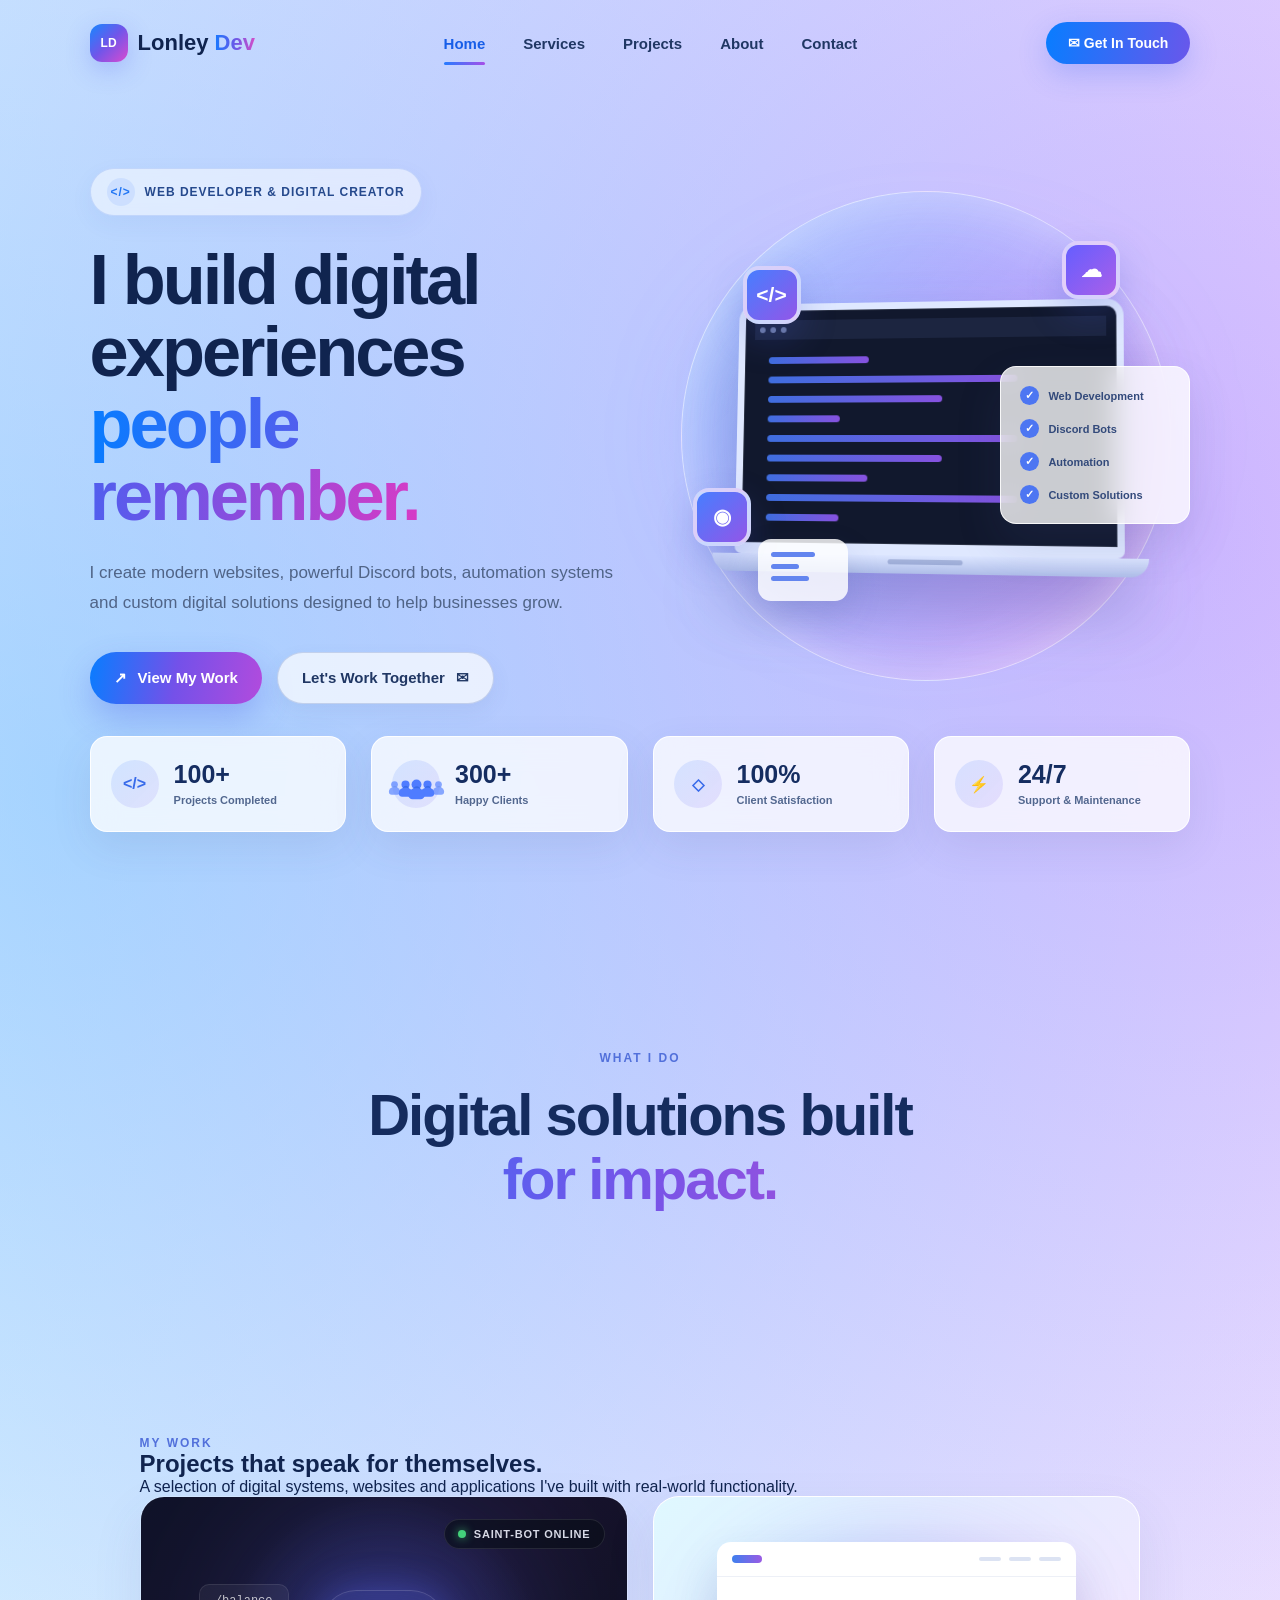
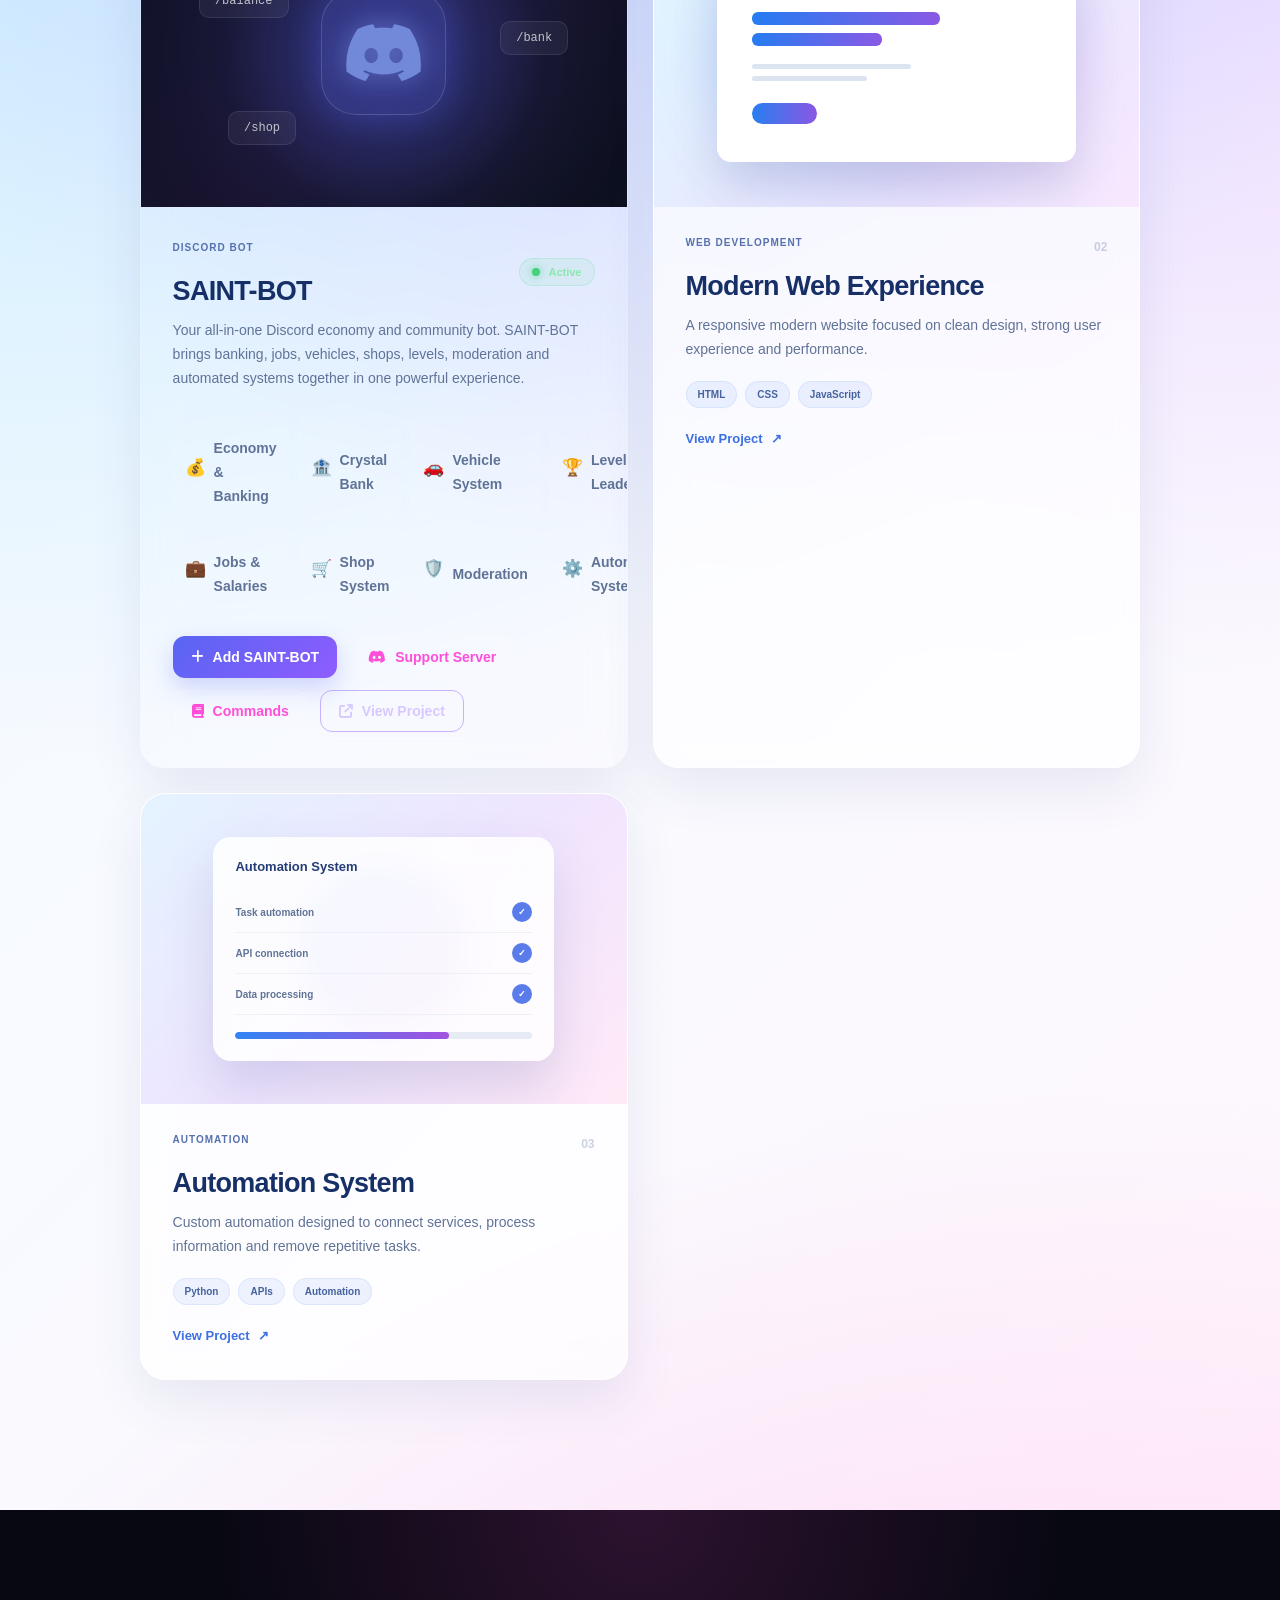
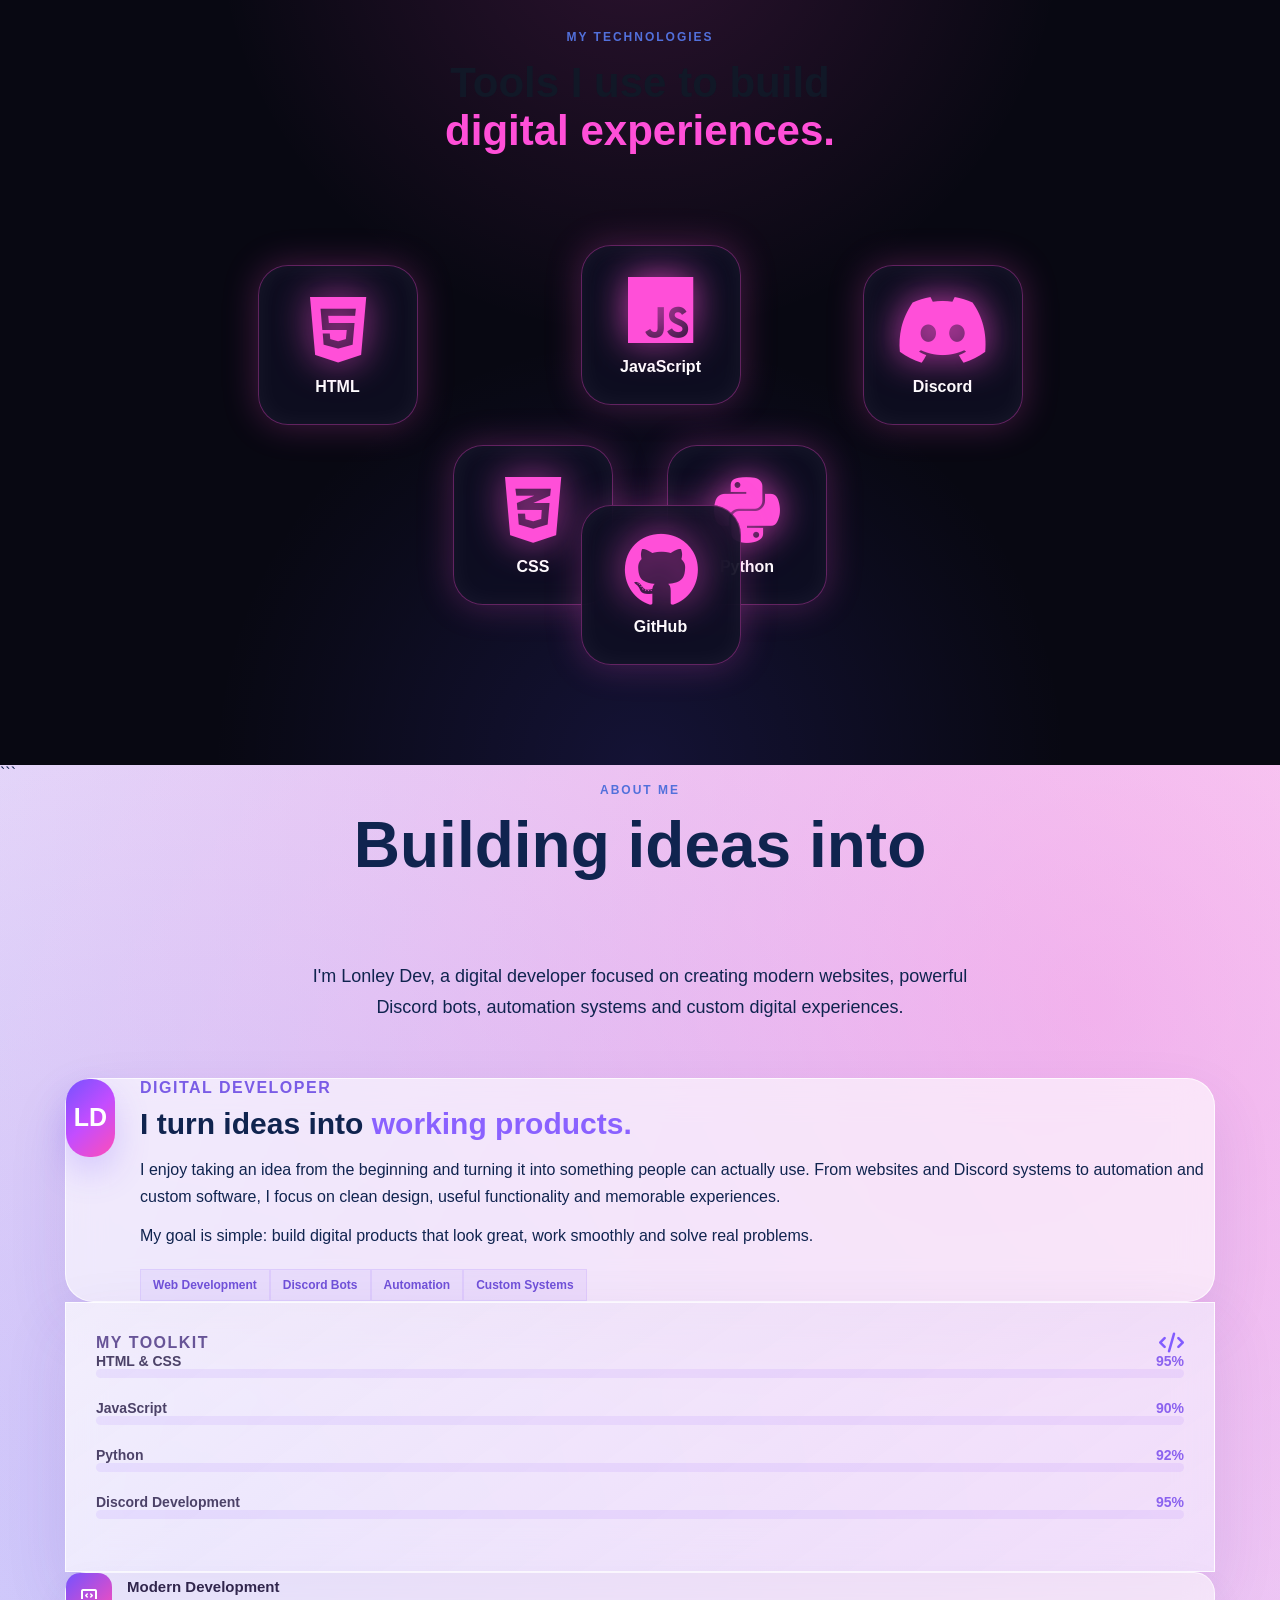
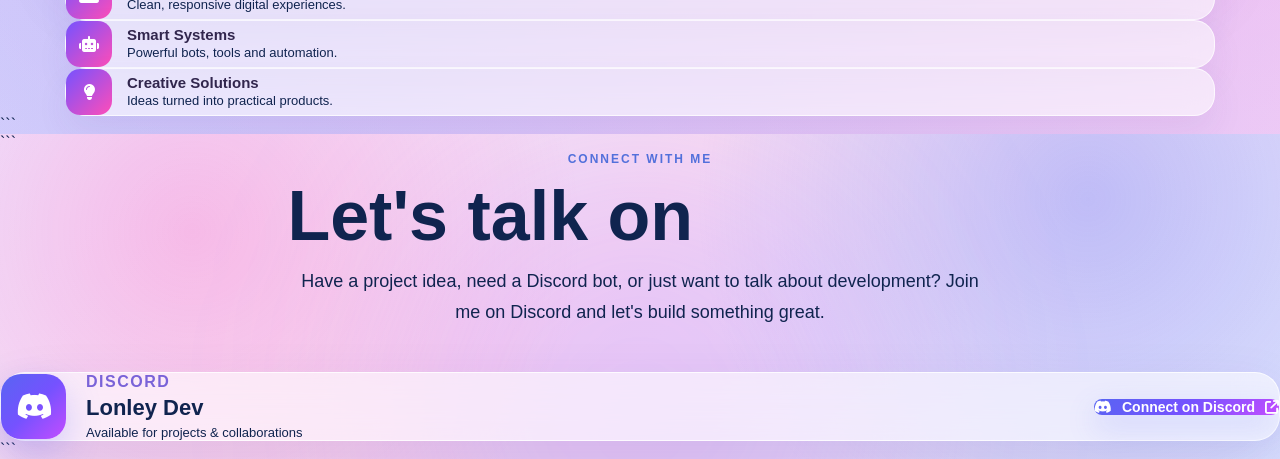
<file: index.html>
<!DOCTYPE html>
<html lang="en">

<head>
    <meta charset="UTF-8">
    <meta name="viewport" content="width=device-width, initial-scale=1.0">

    <title>Lonley Dev | Digital Developer</title>

    <link rel="stylesheet" href="css/style.css">
<link rel="stylesheet"
      href="https://cdnjs.cloudflare.com/ajax/libs/font-awesome/6.5.2/css/all.min.css">
</head>

<body>

    <!-- ================= NAVIGATION ================= -->

    <header class="navbar">

        <nav class="nav-container">

            <a href="#home" class="brand">
                <div class="brand-icon">
                    LD
                </div>

                <span>
                    Lonley <strong>Dev</strong>
                </span>
            </a>

            <div class="nav-links">

                <a href="#home" class="active">Home</a>
                <a href="#services">Services</a>
                <a href="#projects">Projects</a>
                <a href="#about">About</a>
                <a href="#contact">Contact</a>

            </div>

            <a href="#contact" class="nav-button">
                ✉ Get In Touch
            </a>

        </nav>

    </header>


    <!-- ================= HERO ================= -->

    <main>

        <section id="home" class="hero">

            <div class="hero-container">


                <!-- LEFT SIDE -->

                <div class="hero-content">

                    <div class="eyebrow">
                        <span class="code-symbol">&lt;/&gt;</span>
                        WEB DEVELOPER & DIGITAL CREATOR
                    </div>


                    <h1>
                        I build digital
                        <br>
                        experiences
                        <br>

                        <span>people remember.</span>
                    </h1>


                    <p class="hero-description">
                        I create modern websites, powerful Discord bots,
                        automation systems and custom digital solutions
                        designed to help businesses grow.
                    </p>


                    <div class="hero-buttons">

                        <a href="#projects" class="btn btn-primary">
                            ↗
                            <span>View My Work</span>
                        </a>

                        <a href="#contact" class="btn btn-secondary">
                            <span>Let's Work Together</span>
                            ✉
                        </a>

                    </div>

                </div>


                <!-- RIGHT SIDE -->

                <div class="hero-visual">


                    <div class="visual-glow"></div>


                    <div class="visual-circle"></div>


                    <!-- CODE ICON -->

                    <div class="floating-icon code-icon">
                        &lt;/&gt;
                    </div>


                    <!-- DISCORD ICON -->

                    <div class="floating-icon discord-icon">
                        ☁
                    </div>


                    <!-- WEB ICON -->

                    <div class="floating-icon web-icon">
                        ◉
                    </div>


                    <!-- LAPTOP -->

                    <div class="laptop">

                        <div class="laptop-screen">

                            <div class="window-bar">

                                <span></span>
                                <span></span>
                                <span></span>

                            </div>


                            <div class="code-area">

                                <div class="code-line short"></div>

                                <div class="code-line long"></div>

                                <div class="code-line medium"></div>

                                <div class="code-line tiny"></div>

                                <div class="code-line long"></div>

                                <div class="code-line medium"></div>

                                <div class="code-line short"></div>

                                <div class="code-line long"></div>

                                <div class="code-line tiny"></div>

                            </div>

                        </div>


                        <div class="laptop-base">

                            <div class="trackpad"></div>

                        </div>

                    </div>


                    <!-- SERVICES CARD -->

                    <div class="services-card">

                        <div class="service-item">
                            <span>✓</span>
                            Web Development
                        </div>

                        <div class="service-item">
                            <span>✓</span>
                            Discord Bots
                        </div>

                        <div class="service-item">
                            <span>✓</span>
                            Automation
                        </div>

                        <div class="service-item">
                            <span>✓</span>
                            Custom Solutions
                        </div>

                    </div>


                    <!-- MINI CODE CARD -->

                    <div class="mini-code-card">

                        <div class="mini-bar"></div>
                        <div class="mini-bar small"></div>
                        <div class="mini-bar medium"></div>

                    </div>

                </div>

            </div>


            <!-- ================= STATS ================= -->

            <div class="stats-container">


                <div class="stat-card">

                    <div class="stat-icon">
                        &lt;/&gt;
                    </div>

                    <div>
                        <strong>100+</strong>
                        <p>Projects Completed</p>
                    </div>

                </div>


                <div class="stat-card">

    <div class="stat-icon people-icon">
        <span>●</span>
        <span>●</span>
        <span>●</span>
        <span>●</span>
        <span>●</span>
    </div>

    <div>
        <strong>300+</strong>
        <p>Happy Clients</p>
    </div>

</div>


                <div class="stat-card">

                    <div class="stat-icon">
                        ◇
                    </div>

                    <div>
                        <strong>100%</strong>
                        <p>Client Satisfaction</p>
                    </div>

                </div>


                <div class="stat-card">

                    <div class="stat-icon">
                        ⚡
                    </div>

                    <div>
                        <strong>24/7</strong>
                        <p>Support & Maintenance</p>
                    </div>

                </div>


            </div>

        </section>


        <!-- ================= SERVICES ================= -->

        <section id="services" class="simple-section">

            <p class="section-label">WHAT I DO</p>

            <h2>
                Digital solutions built
                <span>for impact.</span>
            </h2>

        </section>


        <!-- ================= PROJECTS ================= -->

<section id="projects" class="projects-section">

    <div class="section-heading">

        <div class="section-label">
            MY WORK
        </div>

        <h2>
            Projects that
            <span>speak for themselves.</span>
        </h2>

        <p>
            A selection of digital systems, websites and
            applications I've built with real-world functionality.
        </p>

    </div>


    <div class="projects-grid">


       <!-- ================= SAINT-BOT PROJECT ================= -->
<div class="project-card saintbot-card">

    <div class="project-image saintbot-visual">

        <div class="discord-glow"></div>

        <div class="discord-logo">
            <i class="fa-brands fa-discord"></i>
        </div>

        <div class="bot-status">
            <span></span>
            SAINT-BOT ONLINE
        </div>

        <div class="floating-command command-one">
            /balance
        </div>

        <div class="floating-command command-two">
            /bank
        </div>

        <div class="floating-command command-three">
            /shop
        </div>

    </div>

    <div class="project-content">

        <div class="project-top">
            <div>
                <span class="project-category">DISCORD BOT</span>
                <h3>SAINT-BOT</h3>
            </div>

            <span class="project-status">
                <span></span>
                Active
            </span>
        </div>

        <p class="project-description">
            Your all-in-one Discord economy and community bot.
            SAINT-BOT brings banking, jobs, vehicles, shops,
            levels, moderation and automated systems together
            in one powerful experience.
        </p>

        <!-- FEATURES -->
        <div class="saintbot-features">

            <div class="feature">
                <span>💰</span>
                <p>Economy & Banking</p>
            </div>

            <div class="feature">
                <span>🏦</span>
                <p>Crystal Bank</p>
            </div>

            <div class="feature">
                <span>🚗</span>
                <p>Vehicle System</p>
            </div>

            <div class="feature">
                <span>🏆</span>
                <p>Levels & Leaderboards</p>
            </div>

            <div class="feature">
                <span>💼</span>
                <p>Jobs & Salaries</p>
            </div>

            <div class="feature">
                <span>🛒</span>
                <p>Shop System</p>
            </div>

            <div class="feature">
                <span>🛡️</span>
                <p>Moderation</p>
            </div>

            <div class="feature">
                <span>⚙️</span>
                <p>Automated Systems</p>
            </div>

        </div>

        <!-- BUTTONS -->
        <div class="project-buttons">

            <a href="https://discord.com/oauth2/authorize?client_id=1525285159467745280"
               class="project-btn primary"
               target="_blank">
                <i class="fa-solid fa-plus"></i>
                Add SAINT-BOT
            </a>

            <a href="https://discord.gg/VnCMTg9Sn"
               class="project-btn secondary"
               target="_blank">
                <i class="fa-brands fa-discord"></i>
                Support Server
            </a>

            <a href="commands.html"
               class="project-btn secondary"
               target="_blank">
                <i class="fa-solid fa-book"></i>
                Commands
            </a>

            <a href="https://github.com/MrSaint001/SAINT-BOT.git"
               class="project-btn outline"
               target="_blank">
                <i class="fa-solid fa-arrow-up-right-from-square"></i>
                View Project
            </a>

        </div>

    </div>

</div>


        <!-- ================= PROJECT 2 ================= -->

        <article class="project-card">

            <div class="project-preview website-preview">

                <div class="preview-glow"></div>

                <div class="fake-website">

                    <div class="fake-nav">
                        <span></span>

                        <div>
                            <i></i>
                            <i></i>
                            <i></i>
                        </div>
                    </div>


                    <div class="fake-hero">

                        <div class="fake-heading"></div>
                        <div class="fake-heading short"></div>

                        <div class="fake-text"></div>
                        <div class="fake-text small"></div>

                        <div class="fake-button"></div>

                    </div>

                </div>

            </div>


            <div class="project-content">

                <div class="project-top">

                    <span class="project-category">
                        Web Development
                    </span>

                    <span class="project-number">
                        02
                    </span>

                </div>


                <h3>
                    Modern Web Experience
                </h3>


                <p>
                    A responsive modern website focused on clean
                    design, strong user experience and performance.
                </p>


                <div class="project-tags">

                    <span>HTML</span>
                    <span>CSS</span>
                    <span>JavaScript</span>

                </div>


                <a href="#contact" class="project-link">
                    View Project
                    <span>↗</span>
                </a>

            </div>

        </article>


        <!-- ================= PROJECT 3 ================= -->

        <article class="project-card">

            <div class="project-preview automation-preview">

                <div class="automation-orb"></div>

                <div class="automation-panel">

                    <div class="automation-header">
                        Automation System
                    </div>

                    <div class="automation-row">
                        <span>Task automation</span>
                        <b>✓</b>
                    </div>

                    <div class="automation-row">
                        <span>API connection</span>
                        <b>✓</b>
                    </div>

                    <div class="automation-row">
                        <span>Data processing</span>
                        <b>✓</b>
                    </div>

                    <div class="automation-progress">
                        <span></span>
                    </div>

                </div>

            </div>


            <div class="project-content">

                <div class="project-top">

                    <span class="project-category">
                        Automation
                    </span>

                    <span class="project-number">
                        03
                    </span>

                </div>


                <h3>
                    Automation System
                </h3>


                <p>
                    Custom automation designed to connect services,
                    process information and remove repetitive tasks.
                </p>


                <div class="project-tags">

                    <span>Python</span>
                    <span>APIs</span>
                    <span>Automation</span>

                </div>


                <a href="#contact" class="project-link">
                    View Project
                    <span>↗</span>
                </a>

            </div>

        </article>


    </div>

</section>

<!-- ================= TECH STACK ================= -->

<section id="tech-stack" class="tech-section">

    <p class="section-label">MY TECHNOLOGIES</p>

    <h2>
        Tools I use to build
        <span>digital experiences.</span>
    </h2>

    <div class="tech-orbit">

        <div class="tech-item html">
            <i class="fa-brands fa-html5"></i>
            <span>HTML</span>
        </div>

        <div class="tech-item css">
            <i class="fa-brands fa-css3-alt"></i>
            <span>CSS</span>
        </div>

        <div class="tech-item js">
            <i class="fa-brands fa-js"></i>
            <span>JavaScript</span>
        </div>

        <div class="tech-item python">
            <i class="fa-brands fa-python"></i>
            <span>Python</span>
        </div>

        <div class="tech-item discord">
            <i class="fa-brands fa-discord"></i>
            <span>Discord</span>
        </div>

        <div class="tech-item github">
            <i class="fa-brands fa-github"></i>
            <span>GitHub</span>
        </div>

    </div>

</section>


        <!-- ================= ABOUT ================= -->

<section id="about" class="about-section">

```
<div class="about-heading">

    <p class="section-label">ABOUT ME</p>

    <h2>
        Building ideas into
        <span>real digital experiences.</span>
    </h2>

    <p class="about-intro">
        I'm Lonley Dev, a digital developer focused on creating
        modern websites, powerful Discord bots, automation systems
        and custom digital experiences.
    </p>

</div>


<div class="about-grid">

    <!-- ABOUT CARD -->

    <div class="about-main-card">

        <div class="about-avatar">
            LD
        </div>

        <div class="about-main-content">

            <span class="about-small-title">
                DIGITAL DEVELOPER
            </span>

            <h3>
                I turn ideas into
                <span>working products.</span>
            </h3>

            <p>
                I enjoy taking an idea from the beginning and
                turning it into something people can actually use.
                From websites and Discord systems to automation
                and custom software, I focus on clean design,
                useful functionality and memorable experiences.
            </p>

            <p>
                My goal is simple: build digital products that
                look great, work smoothly and solve real problems.
            </p>

            <div class="about-tags">

                <span>Web Development</span>
                <span>Discord Bots</span>
                <span>Automation</span>
                <span>Custom Systems</span>

            </div>

        </div>

    </div>


    <!-- SKILLS CARD -->

    <div class="about-skills-card">

        <div class="skills-header">
            <span>MY TOOLKIT</span>
            <i class="fa-solid fa-code"></i>
        </div>

        <div class="skill-item">

            <div class="skill-top">
                <span>HTML & CSS</span>
                <b>95%</b>
            </div>

            <div class="skill-bar">
                <span style="width: 95%;"></span>
            </div>

        </div>


        <div class="skill-item">

            <div class="skill-top">
                <span>JavaScript</span>
                <b>90%</b>
            </div>

            <div class="skill-bar">
                <span style="width: 90%;"></span>
            </div>

        </div>


        <div class="skill-item">

            <div class="skill-top">
                <span>Python</span>
                <b>92%</b>
            </div>

            <div class="skill-bar">
                <span style="width: 92%;"></span>
            </div>

        </div>


        <div class="skill-item">

            <div class="skill-top">
                <span>Discord Development</span>
                <b>95%</b>
            </div>

            <div class="skill-bar">
                <span style="width: 95%;"></span>
            </div>

        </div>

    </div>


    <!-- MINI CARDS -->

    <div class="about-mini-card">

        <div class="mini-icon">
            <i class="fa-solid fa-laptop-code"></i>
        </div>

        <div>
            <strong>Modern Development</strong>
            <p>Clean, responsive digital experiences.</p>
        </div>

    </div>


    <div class="about-mini-card">

        <div class="mini-icon">
            <i class="fa-solid fa-robot"></i>
        </div>

        <div>
            <strong>Smart Systems</strong>
            <p>Powerful bots, tools and automation.</p>
        </div>

    </div>


    <div class="about-mini-card">

        <div class="mini-icon">
            <i class="fa-solid fa-lightbulb"></i>
        </div>

        <div>
            <strong>Creative Solutions</strong>
            <p>Ideas turned into practical products.</p>
        </div>

    </div>

</div>
```

</section>


        <!-- ================= DISCORD ================= -->

<section id="contact" class="discord-section">

```
<div class="discord-section-glow"></div>

<div class="discord-content">

    <div class="section-label">
        CONNECT WITH ME
    </div>

    <h2>
        Let's talk on
        <span>Discord.</span>
    </h2>

    <p>
        Have a project idea, need a Discord bot, or just want
        to talk about development? Join me on Discord and let's
        build something great.
    </p>

    <div class="discord-card">

        <div class="discord-card-icon">
            <i class="fa-brands fa-discord"></i>
        </div>

        <div class="discord-card-text">
            <span>DISCORD</span>
            <h3>Lonley Dev</h3>
            <p>Available for projects & collaborations</p>
        </div>

        <a href="https://discord.com/users/1479556228395962603"
           class="discord-join-button"
           target="_blank">

            <i class="fa-brands fa-discord"></i>
            Connect on Discord
            <i class="fa-solid fa-arrow-up-right-from-square"></i>

        </a>

    </div>

</div>
```

</section>


    </main>


</body>
</html>
</file>
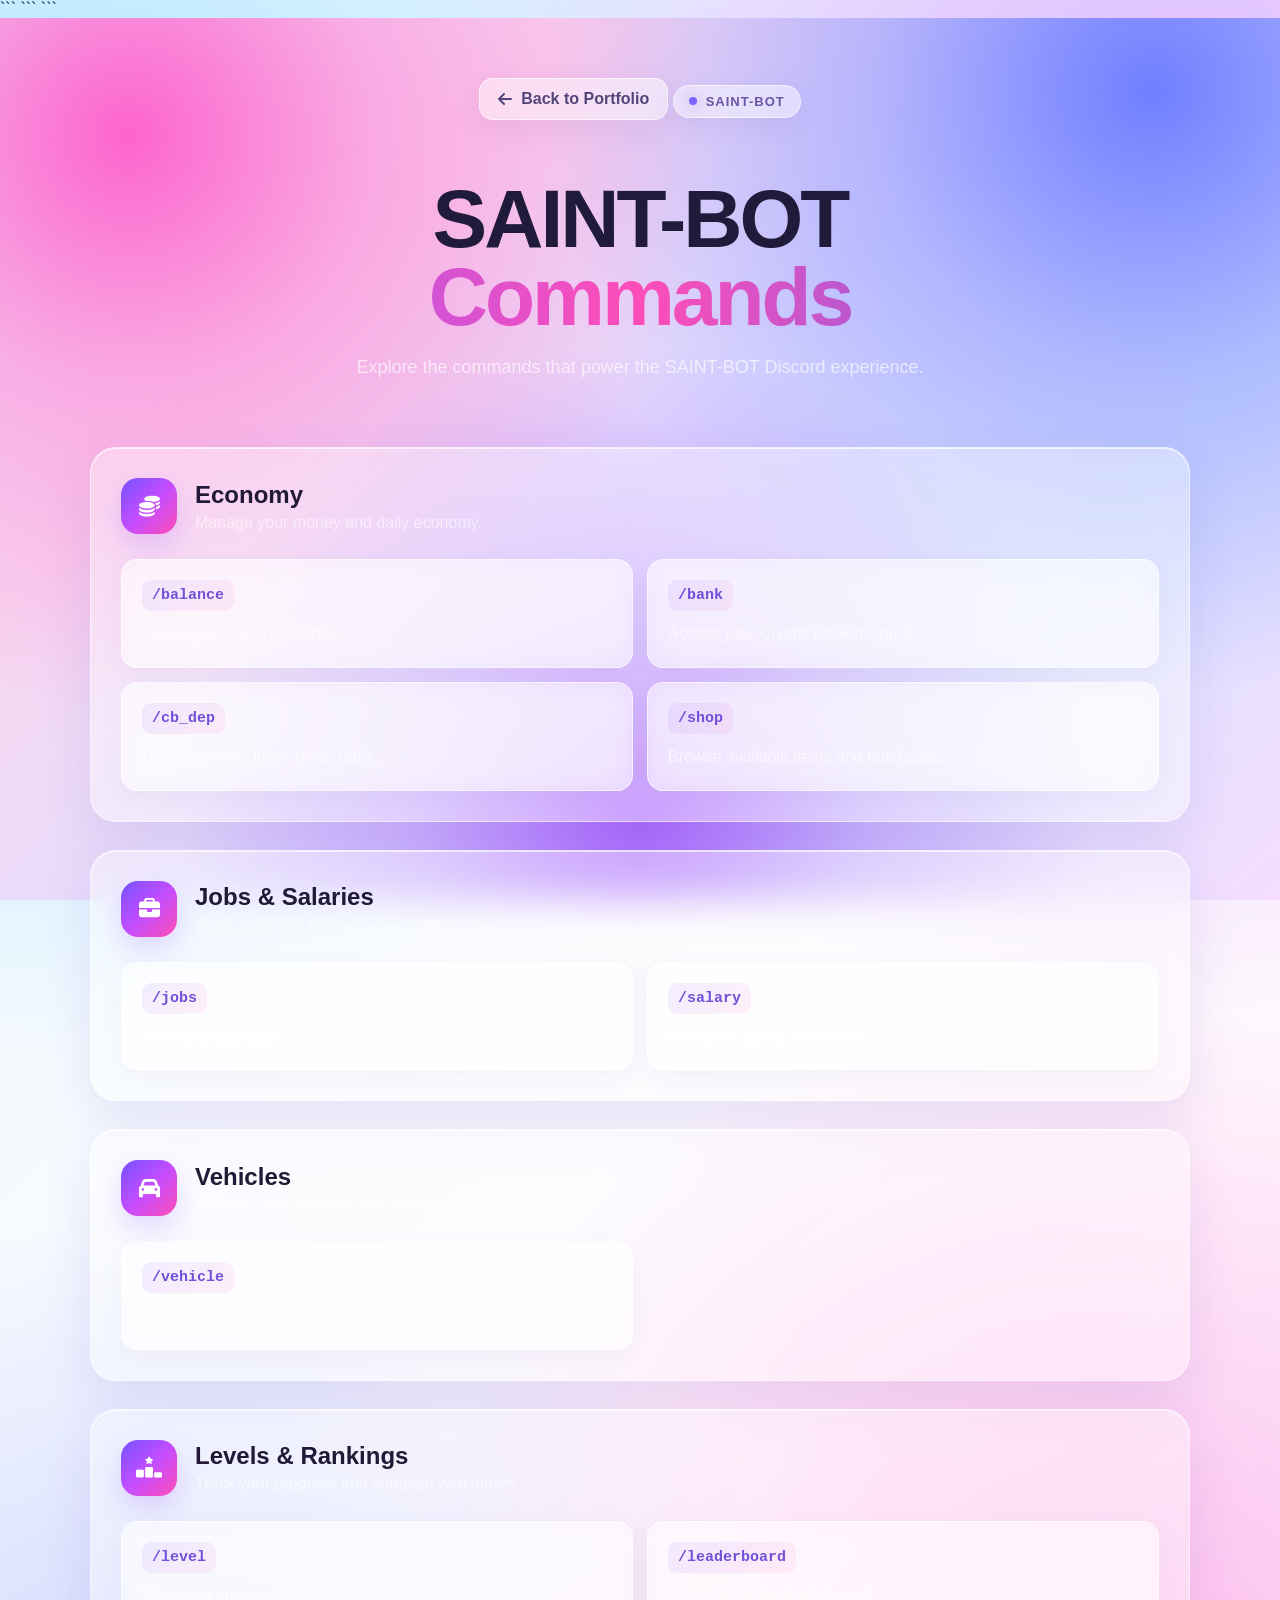
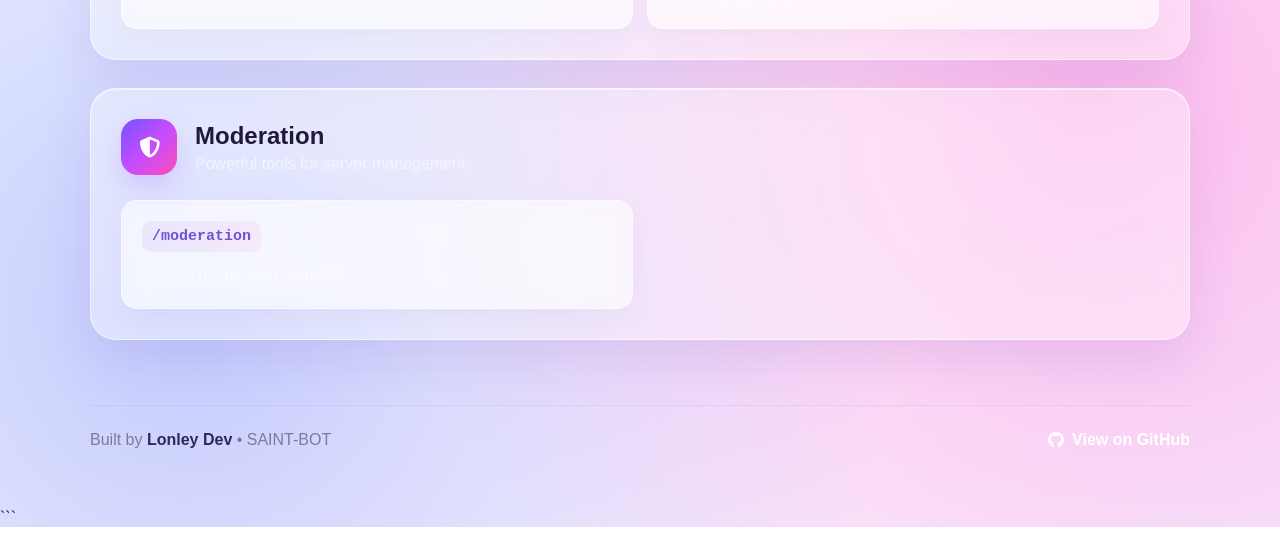
<file: commands.html>
<!DOCTYPE html>

<html lang="en">

<head>
    <meta charset="UTF-8">
    <meta name="viewport" content="width=device-width, initial-scale=1.0">

```
<title>SAINT-BOT | Commands</title>

<link rel="stylesheet" href="css/style.css">

<link rel="stylesheet"
      href="https://cdnjs.cloudflare.com/ajax/libs/font-awesome/6.5.2/css/all.min.css">
```

</head>

<body>

```
<main class="commands-page">

    <section class="commands-hero">

        <a href="index.html" class="back-button">
            <i class="fa-solid fa-arrow-left"></i>
            Back to Portfolio
        </a>

        <div class="commands-badge">
            <span></span>
            SAINT-BOT
        </div>

        <h1>
            SAINT-BOT
            <span>Commands</span>
        </h1>

        <p>
            Explore the commands that power the SAINT-BOT
            Discord experience.
        </p>

    </section>

    <section class="commands-container">

        <!-- ECONOMY -->

        <div class="command-category">

            <div class="category-heading">
                <div class="category-icon">
                    <i class="fa-solid fa-coins"></i>
                </div>

                <div>
                    <h2>Economy</h2>
                    <p>Manage your money and daily economy.</p>
                </div>
            </div>

            <div class="command-grid">

                <div class="command-card">
                    <code>/balance</code>
                    <p>Check your current balance.</p>
                </div>

                <div class="command-card">
                    <code>/bank</code>
                    <p>Access your Crystal Bank account.</p>
                </div>

                <div class="command-card">
                    <code>/cb_dep</code>
                    <p>Deposit money into Crystal Bank.</p>
                </div>

                <div class="command-card">
                    <code>/shop</code>
                    <p>Browse available items and purchases.</p>
                </div>

            </div>

        </div>


        <!-- JOBS -->

        <div class="command-category">

            <div class="category-heading">
                <div class="category-icon">
                    <i class="fa-solid fa-briefcase"></i>
                </div>

                <div>
                    <h2>Jobs & Salaries</h2>
                    <p>Work, earn and manage your career.</p>
                </div>
            </div>

            <div class="command-grid">

                <div class="command-card">
                    <code>/jobs</code>
                    <p>View available jobs.</p>
                </div>

                <div class="command-card">
                    <code>/salary</code>
                    <p>View your salary information.</p>
                </div>

            </div>

        </div>


        <!-- VEHICLES -->

        <div class="command-category">

            <div class="category-heading">
                <div class="category-icon">
                    <i class="fa-solid fa-car"></i>
                </div>

                <div>
                    <h2>Vehicles</h2>
                    <p>Manage your vehicles and collection.</p>
                </div>
            </div>

            <div class="command-grid">

                <div class="command-card">
                    <code>/vehicle</code>
                    <p>Access your vehicle system.</p>
                </div>

            </div>

        </div>


        <!-- LEVELS -->

        <div class="command-category">

            <div class="category-heading">
                <div class="category-icon">
                    <i class="fa-solid fa-ranking-star"></i>
                </div>

                <div>
                    <h2>Levels & Rankings</h2>
                    <p>Track your progress and compete with others.</p>
                </div>
            </div>

            <div class="command-grid">

                <div class="command-card">
                    <code>/level</code>
                    <p>View your current level.</p>
                </div>

                <div class="command-card">
                    <code>/leaderboard</code>
                    <p>View the server leaderboard.</p>
                </div>

            </div>

        </div>


        <!-- MODERATION -->

        <div class="command-category">

            <div class="category-heading">
                <div class="category-icon">
                    <i class="fa-solid fa-shield-halved"></i>
                </div>

                <div>
                    <h2>Moderation</h2>
                    <p>Powerful tools for server management.</p>
                </div>
            </div>

            <div class="command-grid">

                <div class="command-card">
                    <code>/moderation</code>
                    <p>Access moderation features.</p>
                </div>

            </div>

        </div>

    </section>

    <footer class="commands-footer">

        <p>
            Built by <strong>Lonley Dev</strong> • SAINT-BOT
        </p>

        <a href="https://github.com/MrSaint001/SAINT-BOT"
           target="_blank">
            <i class="fa-brands fa-github"></i>
            View on GitHub
        </a>

    </footer>

</main>
```

</body>

</html>
</file>
<file: css/style.css>
/* =========================================================
   RESET
   ========================================================= */

* {
    margin: 0;
    padding: 0;
    box-sizing: border-box;
}


/* =========================================================
   GLOBAL
   ========================================================= */

html {
    scroll-behavior: smooth;
}

body {
    font-family:
        Inter,
        -apple-system,
        BlinkMacSystemFont,
        "Segoe UI",
        Arial,
        sans-serif;

    color: #10244f;

    background:
        radial-gradient(
            circle at 5% 15%,
            rgba(76, 190, 255, 0.42),
            transparent 34%
        ),
        radial-gradient(
            circle at 92% 10%,
            rgba(190, 104, 255, 0.48),
            transparent 36%
        ),
        radial-gradient(
            circle at 85% 80%,
            rgba(255, 101, 211, 0.40),
            transparent 35%
        ),
        radial-gradient(
            circle at 15% 90%,
            rgba(87, 121, 255, 0.35),
            transparent 32%
        ),
        linear-gradient(
            135deg,
            #eafaff 0%,
            #f7faff 38%,
            #fff7fd 70%,
            #f6edff 100%
        );

    min-height: 100vh;
}


/* =========================================================
   NAVIGATION
   ========================================================= */

.navbar {
    width: 100%;
    padding: 22px 7%;
    position: relative;
    z-index: 10;
}

.nav-container {
    max-width: 1180px;
    margin: auto;

    display: flex;
    align-items: center;
    justify-content: space-between;
}


/* BRAND */

.brand {
    display: flex;
    align-items: center;
    gap: 10px;

    color: #10244f;
    text-decoration: none;

    font-size: 22px;
    font-weight: 800;
}

.brand strong {
    background:
        linear-gradient(
            90deg,
            #1979ff,
            #6959e8,
            #d34ec8
        );

    -webkit-background-clip: text;
    background-clip: text;

    color: transparent;
}

.brand-icon {
    width: 38px;
    height: 38px;

    display: flex;
    align-items: center;
    justify-content: center;

    border-radius: 12px;

    color: white;
    font-size: 12px;
    font-weight: 900;

    background:
        linear-gradient(
            135deg,
            #1687ff,
            #7255e9,
            #d94bd0
        );

    box-shadow:
        0 8px 25px rgba(70, 93, 240, 0.25);
}


/* LINKS */

.nav-links {
    display: flex;
    align-items: center;
    gap: 38px;
}

.nav-links a {
    position: relative;

    text-decoration: none;

    color: #203764;

    font-size: 15px;
    font-weight: 600;

    padding: 8px 0;

    transition: 0.25s ease;
}

.nav-links a:hover {
    color: #296df0;
}

.nav-links a.active {
    color: #175ee8;
}

.nav-links a.active::after {
    content: "";

    position: absolute;

    left: 0;
    right: 0;
    bottom: -5px;

    height: 3px;

    border-radius: 10px;

    background:
        linear-gradient(
            90deg,
            #267cff,
            #a64fe8
        );
}


/* NAV BUTTON */

.nav-button {
    text-decoration: none;

    color: white;

    padding: 13px 22px;

    border-radius: 30px;

    font-size: 14px;
    font-weight: 700;

    background:
        linear-gradient(
            100deg,
            #087dff,
            #6957eb
        );

    box-shadow:
        0 10px 28px rgba(57, 101, 238, 0.25);

    transition: 0.25s ease;
}

.nav-button:hover {
    transform: translateY(-2px);

    box-shadow:
        0 14px 35px rgba(57, 101, 238, 0.35);
}


/* =========================================================
   HERO
   ========================================================= */

.hero {
    min-height: calc(100vh - 80px);

    padding:
        55px 7%
        35px;

    position: relative;

    overflow: hidden;
}

.hero-container {
    max-width: 1180px;
    margin: auto;

    min-height: 590px;

    display: grid;

    grid-template-columns:
        1fr
        1fr;

    align-items: center;

    gap: 45px;
}


/* =========================================================
   HERO CONTENT
   ========================================================= */

.hero-content {
    position: relative;
    z-index: 3;
}


/* EYEBROW */

.eyebrow {
    display: inline-flex;

    align-items: center;

    gap: 10px;

    padding: 9px 16px;

    border-radius: 30px;

    border: 1px solid rgba(74, 127, 235, 0.20);

    background:
        rgba(255, 255, 255, 0.52);

    backdrop-filter: blur(10px);

    color: #25498d;

    font-size: 12px;

    font-weight: 800;

    letter-spacing: 1px;

    box-shadow:
        0 8px 25px rgba(50, 90, 180, 0.06);
}

.code-symbol {
    display: flex;

    align-items: center;
    justify-content: center;

    width: 28px;
    height: 28px;

    border-radius: 50%;

    color: #2376f4;

    background:
        rgba(71, 132, 255, 0.12);

    font-weight: 900;
}


/* HEADING */

h1 {
    margin-top: 28px;

    font-size:
        clamp(
            48px,
            5.5vw,
            76px
        );

    line-height: 1.02;

    letter-spacing: -3px;

    color: #10244f;
}

h1 span {
    background:
        linear-gradient(
            90deg,
            #087cff,
            #6656e9,
            #d63bc6
        );

    -webkit-background-clip: text;
    background-clip: text;

    color: transparent;
}


/* DESCRIPTION */

.hero-description {
    max-width: 570px;

    margin-top: 27px;

    color: #506487;

    font-size: 17px;

    line-height: 1.75;
}


/* =========================================================
   HERO BUTTONS
   ========================================================= */

.hero-buttons {
    display: flex;

    gap: 15px;

    margin-top: 34px;

    flex-wrap: wrap;
}

.btn {
    min-height: 52px;

    padding: 0 24px;

    display: inline-flex;

    align-items: center;
    justify-content: center;

    gap: 11px;

    border-radius: 28px;

    text-decoration: none;

    font-size: 15px;

    font-weight: 750;

    transition:
        transform 0.25s ease,
        box-shadow 0.25s ease;
}


/* PRIMARY */

.btn-primary {
    color: white;

    background:
        linear-gradient(
            100deg,
            #087dff,
            #7451e9,
            #b24bdd
        );

    box-shadow:
        0 14px 32px rgba(69, 90, 230, 0.30);
}

.btn-primary:hover {
    transform: translateY(-3px);

    box-shadow:
        0 18px 40px rgba(69, 90, 230, 0.40);
}


/* SECONDARY */

.btn-secondary {
    color: #203764;

    background:
        rgba(255, 255, 255, 0.70);

    border:
        1px solid rgba(59, 92, 168, 0.22);

    box-shadow:
        0 8px 20px rgba(80, 90, 140, 0.08);
}

.btn-secondary:hover {
    transform: translateY(-3px);

    border-color:
        rgba(65, 103, 225, 0.40);
}


/* =========================================================
   HERO VISUAL
   ========================================================= */

.hero-visual {
    min-height: 520px;

    position: relative;

    display: flex;

    align-items: center;
    justify-content: center;
}


/* BIG CIRCLE */

.visual-circle {
    position: absolute;

    width: 490px;
    height: 490px;

    border-radius: 50%;

    background:
        linear-gradient(
            135deg,
            rgba(113, 198, 255, 0.30),
            rgba(123, 118, 255, 0.22),
            rgba(255, 105, 218, 0.20)
        );

    border:
        1px solid rgba(255,255,255,0.60);

    box-shadow:
        inset 0 0 60px rgba(255,255,255,0.40);
}


/* GLOW */

.visual-glow {
    position: absolute;

    width: 400px;
    height: 300px;

    border-radius: 50%;

    background:
        linear-gradient(
            90deg,
            rgba(52, 145, 255, 0.25),
            rgba(221, 68, 226, 0.25)
        );

    filter: blur(60px);
}


/* =========================================================
   LAPTOP
   ========================================================= */

.laptop {
    width: 390px;

    position: relative;

    z-index: 2;

    transform:
        perspective(1000px)
        rotateY(-7deg)
        rotateX(4deg);

    filter:
        drop-shadow(
            0 35px 30px
            rgba(47, 68, 130, 0.25)
        );
}


/* SCREEN */

.laptop-screen {
    height: 255px;

    padding: 10px;

    border:
        7px solid #dfe8ff;

    border-bottom-width: 11px;

    border-radius:
        17px 17px 7px 7px;

    background:
        #11182d;

    box-shadow:
        inset 0 0 0 1px rgba(255,255,255,0.10);
}


/* WINDOW BAR */

.window-bar {
    height: 20px;

    display: flex;

    align-items: center;

    gap: 5px;

    padding-left: 5px;

    background:
        #1c2540;
}

.window-bar span {
    width: 6px;
    height: 6px;

    border-radius: 50%;

    background:
        #6f7da6;
}


/* CODE */

.code-area {
    padding: 18px 15px;
}

.code-line {
    height: 7px;

    border-radius: 5px;

    margin-bottom: 13px;

    background:
        linear-gradient(
            90deg,
            #477dff,
            #9b5cff
        );

    opacity: 0.85;
}

.code-line.short {
    width: 32%;
}

.code-line.long {
    width: 78%;
}

.code-line.medium {
    width: 55%;
}

.code-line.tiny {
    width: 23%;
}


/* LAPTOP BASE */

.laptop-base {
    width: 112%;

    height: 18px;

    margin-left: -6%;

    border-radius:
        0 0 25px 25px;

    background:
        linear-gradient(
            180deg,
            #dbe5ff,
            #aebde8
        );

    position: relative;
}


/* TRACKPAD */

.trackpad {
    width: 75px;
    height: 5px;

    border-radius: 10px;

    background:
        rgba(80, 100, 160, 0.35);

    position: absolute;

    left: 50%;

    transform:
        translateX(-50%);

    top: 4px;
}


/* =========================================================
   FLOATING ICONS
   ========================================================= */

.floating-icon {
    width: 58px;
    height: 58px;

    position: absolute;

    z-index: 4;

    display: flex;

    align-items: center;
    justify-content: center;

    border-radius: 16px;

    color: white;

    font-size: 21px;

    font-weight: 900;

    background:
        linear-gradient(
            135deg,
            #477eff,
            #9256e8
        );

    border:
        4px solid rgba(255,255,255,0.70);

    box-shadow:
        0 15px 35px
        rgba(64, 82, 200, 0.25);
}

.code-icon {
    top: 90px;
    left: 80px;
}

.discord-icon {
    top: 65px;
    right: 70px;

    background:
        linear-gradient(
            135deg,
            #655eff,
            #aa5fe9
        );
}

.web-icon {
    left: 30px;
    bottom: 150px;
}


/* =========================================================
   SERVICES CARD
   ========================================================= */

.services-card {
    position: absolute;

    z-index: 5;

    right: 0;
    top: 190px;

    width: 190px;

    padding: 19px;

    border-radius: 16px;

    background:
        rgba(255,255,255,0.78);

    backdrop-filter:
        blur(14px);

    border:
        1px solid
        rgba(255,255,255,0.85);

    box-shadow:
        0 20px 45px
        rgba(67, 78, 140, 0.15);
}

.service-item {
    display: flex;

    align-items: center;

    gap: 9px;

    color: #334a7b;

    font-size: 11px;

    font-weight: 700;

    margin-bottom: 14px;
}

.service-item:last-child {
    margin-bottom: 0;
}

.service-item span {
    width: 19px;
    height: 19px;

    display: flex;

    align-items: center;
    justify-content: center;

    border-radius: 50%;

    color: white;

    font-size: 11px;

    background:
        #4d76f2;
}


/* =========================================================
   MINI CODE CARD
   ========================================================= */

.mini-code-card {
    position: absolute;

    left: 95px;
    bottom: 95px;

    z-index: 5;

    width: 90px;

    padding: 13px;

    border-radius: 13px;

    background:
        rgba(255,255,255,0.82);

    box-shadow:
        0 15px 35px
        rgba(65, 80, 140, 0.15);
}

.mini-bar {
    height: 5px;

    width: 70%;

    border-radius: 5px;

    margin-bottom: 7px;

    background:
        #6385ef;
}

.mini-bar.small {
    width: 45%;
}

.mini-bar.medium {
    width: 60%;
}


/* =========================================================
   STATS
   ========================================================= */

.stats-container {
    max-width: 1180px;

    margin:
        5px auto
        0;

    display: grid;

    grid-template-columns:
        repeat(4, 1fr);

    gap: 25px;

    position: relative;

    z-index: 6;
}

.stat-card {
    min-height: 96px;

    padding: 17px 20px;

    display: flex;

    align-items: center;

    gap: 15px;

    border-radius: 17px;

    background:
        rgba(255,255,255,0.76);

    border:
        1px solid
        rgba(255,255,255,0.90);

    backdrop-filter:
        blur(15px);

    box-shadow:
        0 15px 40px
        rgba(65, 75, 130, 0.10);
}

.stat-icon {
    width: 48px;
    height: 48px;

    flex-shrink: 0;

    display: flex;

    align-items: center;
    justify-content: center;

    border-radius: 50%;

    color: #386bea;

    background:
        linear-gradient(
            135deg,
            rgba(75, 140, 255, 0.16),
            rgba(138, 89, 239, 0.13)
        );

    font-size: 16px;

    font-weight: 900;
}

.stat-card strong {
    display: block;

    color: #152d61;

    font-size: 25px;

    line-height: 1;
}

.stat-card p {
    margin-top: 7px;

    color: #52678f;

    font-size: 11px;

    font-weight: 600;
}


/* =========================================================
   LOWER SECTIONS
   ========================================================= */

.simple-section {
    max-width: 1180px;

    min-height: 450px;

    margin: auto;

    padding:
        100px 7%;

    display: flex;

    flex-direction: column;

    justify-content: center;

    text-align: center;
}

.section-label {
    color: #5270db;

    font-size: 12px;

    font-weight: 800;

    letter-spacing: 2px;
}

.simple-section h2 {
    margin-top: 18px;

    color: #152c5e;

    font-size:
        clamp(
            35px,
            5vw,
            58px
        );

    line-height: 1.1;

    letter-spacing: -2px;
}

.simple-section h2 span {
    display: block;

    background:
        linear-gradient(
            90deg,
            #197bff,
            #7654e8,
            #d34cc9
        );

    -webkit-background-clip: text;
    background-clip: text;

    color: transparent;
}

.contact-section {
    padding-bottom: 150px;
}


/* =========================================================
   MOBILE
   ========================================================= */

@media (max-width: 950px) {

    .nav-links {
        gap: 20px;
    }

    .nav-button {
        display: none;
    }

    .hero-container {
        grid-template-columns: 1fr;

        text-align: center;
    }

    .hero-content {
        display: flex;

        flex-direction: column;

        align-items: center;
    }

    .hero-description {
        margin-left: auto;
        margin-right: auto;
    }

    .hero-visual {
        min-height: 480px;
    }

    .stats-container {
        grid-template-columns:
            repeat(2, 1fr);
    }

}


@media (max-width: 700px) {

    .navbar {
        padding: 18px 20px;
    }

    .nav-container {
        flex-direction: column;

        gap: 18px;
    }

    .nav-links {
        gap: 15px;

        flex-wrap: wrap;

        justify-content: center;
    }

    .nav-links a {
        font-size: 13px;
    }

    .hero {
        padding:
            45px 20px
            25px;
    }

    .hero-container {
        gap: 20px;
    }

    h1 {
        font-size: 48px;

        letter-spacing: -2px;
    }

    .hero-description {
        font-size: 15px;
    }

    .hero-visual {
        min-height: 420px;

        transform: scale(0.82);
    }

    .visual-circle {
        width: 400px;
        height: 400px;
    }

    .stats-container {
        grid-template-columns: 1fr;

        gap: 14px;

        margin-top: 10px;
    }

    .stat-card {
        min-height: 85px;
    }

}


@media (max-width: 480px) {

    .brand {
        font-size: 19px;
    }

    .nav-links {
        gap: 12px;
    }

    h1 {
        font-size: 40px;
    }

    .eyebrow {
        font-size: 9px;

        letter-spacing: 0.7px;
    }

    .hero-buttons {
        width: 100%;
    }

    .btn {
        width: 100%;
    }

    .hero-visual {
        transform: scale(0.67);

        margin-top: -30px;

        margin-bottom: -70px;
    }

}

/* =========================================================
   PROJECTS SECTION
   ========================================================= */

.projects-section {
    max-width: 1180px;

    margin: 0 auto;

    padding:
        80px 7%
        130px;
}


/* PROJECT GRID */

.projects-grid {
    display: grid;

    grid-template-columns:
        repeat(2, 1fr);

    gap: 25px;
}


/* PROJECT CARD */

.project-card {
    overflow: hidden;

    border-radius: 26px;

    background:
        rgba(255,255,255,0.70);

    border:
        1px solid
        rgba(255,255,255,0.90);

    backdrop-filter:
        blur(15px);

    box-shadow:
        0 20px 50px
        rgba(67,80,140,0.10);

    transition:
        transform 0.3s ease,
        box-shadow 0.3s ease;
}

.project-card:hover {
    transform:
        translateY(-8px);

    box-shadow:
        0 30px 65px
        rgba(67,80,140,0.17);
}


/* FEATURED PROJECT */

.featured-project {
    grid-column:
        span 2;
}


/* =========================================================
   PROJECT PREVIEW
   ========================================================= */

.project-preview {
    height: 310px;

    position: relative;

    overflow: hidden;

    display: flex;

    align-items: center;
    justify-content: center;
}

.saint-preview {
    background:
        linear-gradient(
            135deg,
            #dff5ff,
            #e8e7ff,
            #ffe6f7
        );
}

.website-preview {
    background:
        linear-gradient(
            135deg,
            #dff8ff,
            #e7eaff,
            #f7e7ff
        );
}

.automation-preview {
    background:
        linear-gradient(
            135deg,
            #e4f3ff,
            #eee5ff,
            #ffe9f7
        );
}


/* PREVIEW GLOW */

.preview-glow {
    position: absolute;

    width: 330px;
    height: 220px;

    border-radius: 50%;

    background:
        linear-gradient(
            90deg,
            rgba(45,145,255,0.28),
            rgba(190,70,230,0.25)
        );

    filter: blur(45px);
}


/* =========================================================
   BROWSER WINDOW
   ========================================================= */

.browser-window {
    width: 75%;

    position: relative;

    z-index: 2;

    border-radius: 15px;

    overflow: hidden;

    background:
        #ffffff;

    box-shadow:
        0 30px 50px
        rgba(58,73,135,0.22);
}

.browser-top {
    height: 36px;

    display: flex;

    align-items: center;

    gap: 20px;

    padding: 0 13px;

    background:
        #f4f6fc;

    border-bottom:
        1px solid #e5e9f4;
}

.browser-dots {
    display: flex;

    gap: 5px;
}

.browser-dots span {
    width: 7px;
    height: 7px;

    border-radius: 50%;

    background:
        #9ca9c4;
}

.browser-address {
    flex: 1;

    height: 20px;

    display: flex;

    align-items: center;

    padding-left: 10px;

    border-radius: 8px;

    background:
        #e7ebf5;

    color:
        #7c8ba9;

    font-size: 8px;
}


/* =========================================================
   SAINT-BOT PROJECT CARD
========================================================= */

.saintbot-card {
    position: relative;
    overflow: hidden;
    border-radius: 24px;
    background: rgba(255, 255, 255, 0.035);
    border: 1px solid rgba(255, 255, 255, 0.10);
    backdrop-filter: blur(18px);
    transition: transform 0.35s ease, border-color 0.35s ease,
                box-shadow 0.35s ease;
}

.saintbot-card:hover {
    transform: translateY(-8px);
    border-color: rgba(139, 92, 246, 0.55);
    box-shadow: 0 25px 70px rgba(0, 0, 0, 0.35);
}


/* ================= VISUAL ================= */

.saintbot-visual {
    position: relative;
    height: 310px;
    overflow: hidden;

    display: flex;
    align-items: center;
    justify-content: center;

    background:
        radial-gradient(
            circle at center,
            rgba(88, 101, 242, 0.28),
            transparent 55%
        ),
        linear-gradient(
            135deg,
            #101329,
            #18132d,
            #0d111f
        );
}

.discord-glow {
    position: absolute;
    width: 280px;
    height: 280px;
    border-radius: 50%;

    background: rgba(88, 101, 242, 0.22);
    filter: blur(65px);

    animation: saintbotGlow 4s ease-in-out infinite;
}

@keyframes saintbotGlow {

    0%,
    100% {
        transform: scale(0.9);
        opacity: 0.65;
    }

    50% {
        transform: scale(1.15);
        opacity: 1;
    }
}


/* ================= DISCORD LOGO ================= */

.discord-logo {
    position: relative;
    z-index: 3;

    width: 125px;
    height: 125px;

    display: flex;
    align-items: center;
    justify-content: center;

    border-radius: 35px;

    background: rgba(88, 101, 242, 0.16);
    border: 1px solid rgba(255, 255, 255, 0.16);

    box-shadow:
        0 0 35px rgba(88, 101, 242, 0.35),
        inset 0 0 30px rgba(255, 255, 255, 0.04);

    backdrop-filter: blur(12px);

    animation: discordFloat 4s ease-in-out infinite;
}

.discord-logo i {
    font-size: 65px;
    color: #7289da;
    filter: drop-shadow(0 0 15px rgba(114, 137, 218, 0.65));
}

@keyframes discordFloat {

    0%,
    100% {
        transform: translateY(0);
    }

    50% {
        transform: translateY(-10px);
    }
}


/* ================= STATUS ================= */

.bot-status {
    position: absolute;
    top: 22px;
    right: 22px;

    display: flex;
    align-items: center;
    gap: 8px;

    padding: 8px 13px;

    border-radius: 50px;

    background: rgba(10, 15, 25, 0.65);
    border: 1px solid rgba(255, 255, 255, 0.10);

    color: #d7d9e5;
    font-size: 11px;
    font-weight: 700;
    letter-spacing: 0.8px;

    backdrop-filter: blur(10px);
}

.bot-status span,
.project-status span {
    width: 8px;
    height: 8px;

    display: inline-block;

    border-radius: 50%;
    background: #43d17a;

    box-shadow: 0 0 10px rgba(67, 209, 122, 0.8);
}


/* ================= FLOATING COMMANDS ================= */

.floating-command {
    position: absolute;
    z-index: 2;

    padding: 9px 15px;

    border-radius: 10px;

    background: rgba(255, 255, 255, 0.055);
    border: 1px solid rgba(255, 255, 255, 0.09);

    color: rgba(255, 255, 255, 0.72);

    font-family: monospace;
    font-size: 12px;

    backdrop-filter: blur(10px);

    animation: commandFloat 5s ease-in-out infinite;
}

.command-one {
    left: 12%;
    top: 28%;
}

.command-two {
    right: 12%;
    top: 40%;
    animation-delay: 1s;
}

.command-three {
    left: 18%;
    bottom: 20%;
    animation-delay: 2s;
}

@keyframes commandFloat {

    0%,
    100% {
        transform: translateY(0);
    }

    50% {
        transform: translateY(-7px);
    }
}


/* ================= PROJECT CONTENT ================= */

.project-content {
    padding: 30px;
}

.project-top {
    display: flex;
    justify-content: space-between;
    align-items: flex-start;
    gap: 20px;
}

.project-category {
    display: inline-block;
    margin-bottom: 8px;

    font-size: 11px;
    font-weight: 800;
    letter-spacing: 1.5px;

    color: #8b7cff;
}

.project-content h3 {
    margin: 0;

    font-size: 32px;
    font-weight: 800;

    color: #ffffff;
}

.project-status {
    display: flex;
    align-items: center;
    gap: 8px;

    padding: 7px 12px;

    border-radius: 50px;

    background: rgba(67, 209, 122, 0.08);
    border: 1px solid rgba(67, 209, 122, 0.18);

    color: #8be8ac;

    font-size: 11px;
    font-weight: 700;
}


/* ================= DESCRIPTION ================= */

.project-description {
    margin: 18px 0 25px;

    max-width: 760px;

    color: rgba(255, 255, 255, 0.65);

    font-size: 15px;
    line-height: 1.75;
}


/* ================= FEATURES ================= */

.saintbot-features {
    display: grid;
    grid-template-columns: repeat(4, 1fr);
    gap: 10px;

    margin-bottom: 28px;
}

.feature {
    display: flex;
    align-items: center;
    gap: 8px;

    min-height: 45px;
    padding: 9px 11px;

    border-radius: 10px;

    background: rgba(255, 255, 255, 0.035);
    border: 1px solid rgba(255, 255, 255, 0.07);

    transition: background 0.25s ease,
                transform 0.25s ease,
                border-color 0.25s ease;
}

.feature:hover {
    transform: translateY(-2px);

    background: rgba(139, 92, 246, 0.09);
    border-color: rgba(139, 92, 246, 0.25);
}

.feature span {
    font-size: 17px;
}

.feature p {
    margin: 0;

    color: rgba(255, 255, 255, 0.72);

    font-size: 11px;
    font-weight: 600;
}


/* ================= BUTTONS ================= */

.project-buttons {
    display: flex;
    flex-wrap: wrap;
    gap: 10px;
}

.project-btn {
    display: inline-flex;
    align-items: center;
    justify-content: center;
    gap: 8px;

    padding: 12px 17px;

    border-radius: 11px;

    text-decoration: none;

    font-size: 12px;
    font-weight: 700;

    transition: all 0.25s ease;
}

.project-btn.primary {
    color: #ffffff;

    background: linear-gradient(
        135deg,
        #5865f2,
        #7c5cff
    );

    box-shadow:
        0 8px 25px rgba(88, 101, 242, 0.25);
}

.project-btn.primary:hover {
    transform: translateY(-2px);

    box-shadow:
        0 12px 30px rgba(88, 101, 242, 0.4);
}

.project-btn.secondary {
    color: rgba(255, 255, 255, 0.82);

    background: rgba(255, 255, 255, 0.05);

    border: 1px solid rgba(255, 255, 255, 0.10);
}

.project-btn.secondary:hover {
    transform: translateY(-2px);

    background: rgba(255, 255, 255, 0.09);

    border-color: rgba(255, 255, 255, 0.20);
}

.project-btn.outline {
    color: #a99aff;

    background: transparent;

    border: 1px solid rgba(139, 92, 246, 0.35);
}

.project-btn.outline:hover {
    transform: translateY(-2px);

    background: rgba(139, 92, 246, 0.08);

    border-color: rgba(139, 92, 246, 0.65);
}


/* ================= MOBILE ================= */

@media (max-width: 800px) {

    .saintbot-visual {
        height: 260px;
    }

    .saintbot-features {
        grid-template-columns: repeat(2, 1fr);
    }

    .project-top {
        flex-direction: column;
    }

    .project-content h3 {
        font-size: 27px;
    }

}


@media (max-width: 500px) {

    .saintbot-features {
        grid-template-columns: 1fr;
    }

    .project-content {
        padding: 22px;
    }

    .project-buttons {
        flex-direction: column;
    }

    .project-btn {
        width: 100%;
    }

    .floating-command {
        display: none;
    }

    .discord-logo {
        width: 105px;
        height: 105px;
    }

    .discord-logo i {
        font-size: 55px;
    }

}


/* =========================================================
   FAKE WEBSITE
   ========================================================= */

.fake-website {
    width: 74%;

    height: 220px;

    position: relative;

    z-index: 2;

    overflow: hidden;

    border-radius: 14px;

    background:
        white;

    box-shadow:
        0 25px 45px
        rgba(65,75,140,0.18);
}

.fake-nav {
    height: 35px;

    display: flex;

    align-items: center;

    justify-content: space-between;

    padding: 0 15px;

    border-bottom:
        1px solid #edf0f7;
}

.fake-nav > span {
    width: 30px;
    height: 8px;

    border-radius: 5px;

    background:
        linear-gradient(
            90deg,
            #3e80ee,
            #9a5be4
        );
}

.fake-nav div {
    display: flex;

    gap: 8px;
}

.fake-nav i {
    width: 22px;
    height: 4px;

    border-radius: 5px;

    background:
        #dce3f3;
}

.fake-hero {
    padding: 35px;
}

.fake-heading {
    width: 65%;
    height: 13px;

    border-radius: 6px;

    background:
        linear-gradient(
            90deg,
            #257cf1,
            #8a59e5
        );

    margin-bottom: 8px;
}

.fake-heading.short {
    width: 45%;
}

.fake-text {
    width: 55%;
    height: 5px;

    margin-top: 18px;

    border-radius: 5px;

    background:
        #dce3f1;
}

.fake-text.small {
    width: 40%;

    margin-top: 7px;
}

.fake-button {
    width: 65px;
    height: 21px;

    margin-top: 22px;

    border-radius: 20px;

    background:
        linear-gradient(
            90deg,
            #287ef0,
            #8b57e4
        );
}


/* =========================================================
   AUTOMATION PREVIEW
   ========================================================= */

.automation-panel {
    width: 70%;

    position: relative;

    z-index: 2;

    padding: 22px;

    border-radius: 18px;

    background:
        rgba(255,255,255,0.85);

    box-shadow:
        0 25px 50px
        rgba(70,80,140,0.17);

    backdrop-filter:
        blur(12px);
}

.automation-header {
    color: #243d76;

    font-size: 13px;

    font-weight: 800;

    margin-bottom: 18px;
}

.automation-row {
    display: flex;

    align-items: center;

    justify-content: space-between;

    padding: 10px 0;

    border-bottom:
        1px solid #edf0f7;

    color: #607397;

    font-size: 10px;

    font-weight: 650;
}

.automation-row b {
    width: 20px;
    height: 20px;

    display: flex;

    align-items: center;
    justify-content: center;

    border-radius: 50%;

    color: white;

    background:
        #5a7bea;

    font-size: 9px;
}

.automation-progress {
    height: 7px;

    margin-top: 17px;

    overflow: hidden;

    border-radius: 10px;

    background:
        #e7ebf5;
}

.automation-progress span {
    display: block;

    width: 72%;

    height: 100%;

    border-radius: 10px;

    background:
        linear-gradient(
            90deg,
            #3184f5,
            #a253df
        );
}


/* =========================================================
   AUTOMATION ORB
   ========================================================= */

.automation-orb {
    position: absolute;

    width: 170px;
    height: 170px;

    border-radius: 50%;

    background:
        linear-gradient(
            135deg,
            rgba(56,144,255,0.30),
            rgba(208,75,218,0.25)
        );

    filter: blur(5px);
}


/* =========================================================
   PROJECT CONTENT
   ========================================================= */

.project-content {
    padding: 30px 32px 35px;
}

.project-top {
    display: flex;

    align-items: center;

    justify-content: space-between;
}

.project-category {
    color: #5570ad;

    font-size: 10px;

    font-weight: 800;

    letter-spacing: 1px;

    text-transform: uppercase;
}

.project-number {
    color:
        rgba(52,78,140,0.25);

    font-size: 12px;

    font-weight: 900;
}

.project-content h3 {
    margin-top: 15px;

    color: #162f67;

    font-size: 27px;

    letter-spacing: -0.7px;
}

.project-content p {
    max-width: 720px;

    margin-top: 12px;

    color: #607397;

    font-size: 14px;

    line-height: 1.7;
}


/* =========================================================
   PROJECT TAGS
   ========================================================= */

.project-tags {
    display: flex;

    flex-wrap: wrap;

    gap: 8px;

    margin-top: 19px;
}

.project-tags span {
    padding: 7px 11px;

    border-radius: 20px;

    color: #45639d;

    background:
        rgba(73,125,235,0.09);

    border:
        1px solid
        rgba(73,125,235,0.10);

    font-size: 10px;

    font-weight: 750;
}


/* =========================================================
   PROJECT LINK
   ========================================================= */

.project-link {
    display: inline-flex;

    align-items: center;

    gap: 8px;

    margin-top: 23px;

    color: #3c6fe1;

    text-decoration: none;

    font-size: 13px;

    font-weight: 800;

    transition: 0.2s ease;
}

.project-link:hover {
    color: #9a4bd6;

    gap: 12px;
}


/* =========================================================
   PROJECT MOBILE
   ========================================================= */

@media (max-width: 700px) {

    .projects-section {
        padding:
            70px 20px
            100px;
    }

    .projects-grid {
        grid-template-columns: 1fr;
    }

    .featured-project {
        grid-column: span 1;
    }

    .project-preview {
        height: 250px;
    }

    .browser-window {
        width: 90%;
    }

    .fake-website {
        width: 88%;
    }

    .automation-panel {
        width: 85%;
    }

    .project-content {
        padding:
            25px;
    }

}

/* ================= PEOPLE GROUP ================= */

.people-icon {
    display: flex;
    align-items: center;
    justify-content: center;
    gap: 2px;
    position: relative;
    overflow: visible;
}

.people-icon span {
    width: 9px;
    height: 9px;
    border-radius: 50%;
    background: #4f7cff;
    position: relative;
    display: block;
}

.people-icon span::after {
    content: "";
    position: absolute;
    width: 15px;
    height: 10px;
    left: -3px;
    top: 8px;
    border-radius: 8px 8px 5px 5px;
    background: #4f7cff;
}

.people-icon span:nth-child(1),
.people-icon span:nth-child(5) {
    transform: scale(.75);
    opacity: .65;
}

.people-icon span:nth-child(2),
.people-icon span:nth-child(4) {
    transform: scale(.9);
}

.people-icon span:nth-child(3) {
    transform: scale(1.1);
    z-index: 2;
}

/* =========================================
   SAINT-BOT COMMANDS PAGE
========================================= */

.commands-page {
    min-height: 100vh;
    padding: 60px 7%;
    background:
        radial-gradient(circle at top left, rgba(138, 43, 226, 0.25), transparent 35%),
        radial-gradient(circle at top right, rgba(255, 0, 128, 0.18), transparent 35%),
        #08080f;
    color: #ffffff;
}

.commands-hero {
    max-width: 1000px;
    margin: 0 auto 70px;
    text-align: center;
}

.back-button {
    display: inline-flex;
    align-items: center;
    gap: 9px;
    padding: 11px 18px;
    margin-bottom: 35px;

    color: #ffffff;
    text-decoration: none;

    border: 1px solid rgba(255, 255, 255, 0.12);
    border-radius: 12px;

    background: rgba(255, 255, 255, 0.05);

    transition: 0.3s ease;
}

.back-button:hover {
    transform: translateY(-2px);
    background: rgba(255, 255, 255, 0.09);
}

.commands-badge {
    display: inline-flex;
    align-items: center;
    gap: 9px;

    padding: 8px 15px;
    border-radius: 30px;

    background: rgba(88, 101, 242, 0.12);
    border: 1px solid rgba(88, 101, 242, 0.3);

    color: #c8ccff;
    font-size: 13px;
    font-weight: 700;
    letter-spacing: 1px;
}

.commands-badge span {
    width: 8px;
    height: 8px;
    border-radius: 50%;
    background: #5865f2;
    box-shadow: 0 0 12px #5865f2;
}

.commands-hero h1 {
    margin: 25px 0 15px;

    font-size: clamp(45px, 7vw, 82px);
    line-height: 0.95;
    font-weight: 900;
}

.commands-hero h1 span {
    display: block;

    background: linear-gradient(
        90deg,
        #8f5cff,
        #ff4db8,
        #5865f2
    );

    -webkit-background-clip: text;
    -webkit-text-fill-color: transparent;
}

.commands-hero p {
    max-width: 650px;
    margin: 0 auto;

    color: rgba(255, 255, 255, 0.65);

    font-size: 18px;
    line-height: 1.7;
}

.commands-container {
    max-width: 1100px;
    margin: auto;

    display: flex;
    flex-direction: column;
    gap: 35px;
}

.command-category {
    padding: 30px;

    border-radius: 24px;

    background: rgba(255, 255, 255, 0.035);
    border: 1px solid rgba(255, 255, 255, 0.08);

    backdrop-filter: blur(20px);

    box-shadow: 0 20px 60px rgba(0, 0, 0, 0.25);
}

.category-heading {
    display: flex;
    align-items: center;
    gap: 18px;

    margin-bottom: 25px;
}

.category-icon {
    width: 55px;
    height: 55px;

    display: flex;
    align-items: center;
    justify-content: center;

    border-radius: 16px;

    background: linear-gradient(
        135deg,
        #8f5cff,
        #ff4db8
    );

    font-size: 21px;

    box-shadow: 0 10px 30px rgba(143, 92, 255, 0.25);
}

.category-heading h2 {
    margin: 0 0 5px;
    font-size: 24px;
}

.category-heading p {
    margin: 0;
    color: rgba(255, 255, 255, 0.55);
}

.command-grid {
    display: grid;
    grid-template-columns: repeat(2, 1fr);
    gap: 15px;
}

.command-card {
    padding: 20px;

    border-radius: 16px;

    background: rgba(255, 255, 255, 0.035);
    border: 1px solid rgba(255, 255, 255, 0.07);

    transition: 0.3s ease;
}

.command-card:hover {
    transform: translateY(-4px);

    border-color: rgba(143, 92, 255, 0.5);

    background: rgba(143, 92, 255, 0.08);
}

.command-card code {
    display: inline-block;

    margin-bottom: 10px;

    color: #d8c9ff;

    font-family: Consolas, monospace;
    font-size: 16px;
    font-weight: 700;
}

.command-card p {
    margin: 0;

    color: rgba(255, 255, 255, 0.58);

    line-height: 1.6;
}

.commands-footer {
    max-width: 1100px;
    margin: 70px auto 0;

    padding-top: 25px;

    display: flex;
    justify-content: space-between;
    align-items: center;

    border-top: 1px solid rgba(255, 255, 255, 0.08);

    color: rgba(255, 255, 255, 0.45);
}

.commands-footer p {
    margin: 0;
}

.commands-footer strong {
    color: #ffffff;
}

.commands-footer a {
    display: inline-flex;
    align-items: center;
    gap: 8px;

    color: #ffffff;
    text-decoration: none;

    transition: 0.3s ease;
}

.commands-footer a:hover {
    color: #b28cff;
}


/* MOBILE */

@media (max-width: 700px) {

    .commands-page {
        padding: 40px 5%;
    }

    .commands-hero {
        margin-bottom: 45px;
    }

    .commands-hero h1 {
        font-size: 48px;
    }

    .commands-hero p {
        font-size: 16px;
    }

    .command-category {
        padding: 20px;
        border-radius: 20px;
    }

    .category-heading {
        align-items: flex-start;
    }

    .category-icon {
        width: 48px;
        height: 48px;
        flex-shrink: 0;
    }

    .command-grid {
        grid-template-columns: 1fr;
    }

    .commands-footer {
        flex-direction: column;
        gap: 18px;
        text-align: center;
    }
}

/* ================================
   SAINT-BOT PROJECT BUTTONS
================================ */

.project-buttons {
    display: flex;
    flex-wrap: wrap;
    gap: 12px;
    margin-top: 25px;
}

.project-btn {
    display: inline-flex;
    align-items: center;
    justify-content: center;
    gap: 9px;

    padding: 12px 18px;
    border-radius: 12px;

    text-decoration: none;
    font-size: 14px;
    font-weight: 700;

    transition: all 0.3s ease;
}

.project-btn:hover {
    transform: translateY(-3px);
}

/* ADD SAINT-BOT */

.project-btn.primary {
    color: #ffffff;

    background: linear-gradient(
        135deg,
        #5865f2,
        #8f5cff
    );

    box-shadow: 0 10px 25px rgba(88, 101, 242, 0.25);
}

.project-btn.primary:hover {
    box-shadow: 0 14px 35px rgba(88, 101, 242, 0.4);
}

/* SUPPORT + COMMANDS */

.project-btn.secondary {
    color: #ff4fd8;;

    background: rgba(255, 255, 255, 0.07);

    border: 1px solid rgba(255, 255, 255, 0.14);
}

.project-btn.secondary:hover {
    background: rgba(143, 92, 255, 0.15);
    border-color: rgba(143, 92, 255, 0.5);
}

/* VIEW PROJECT */

.project-btn.outline {
    color: #d7c8ff;

    background: transparent;

    border: 1px solid rgba(143, 92, 255, 0.45);
}

.project-btn.outline:hover {
    color: #ffffff;
    background: rgba(143, 92, 255, 0.12);
}

/* MOBILE */

@media (max-width: 600px) {

    .project-buttons {
        flex-direction: column;
    }

    .project-btn {
        width: 100%;
    }
}

/* =========================================
SAINT-BOT COMMANDS — BRIGHT THEME
========================================= */

.commands-page {
min-height: 100vh;
padding: 60px 7%;

```
background:
    radial-gradient(circle at 10% 10%, rgba(143, 92, 255, 0.28), transparent 32%),
    radial-gradient(circle at 90% 15%, rgba(255, 77, 184, 0.24), transparent 30%),
    radial-gradient(circle at 50% 100%, rgba(88, 101, 242, 0.18), transparent 35%),
    linear-gradient(135deg, #f7f4ff 0%, #fdf7fc 48%, #eef2ff 100%);

color: #17142b;
```

}

/* HERO */

.commands-hero {
max-width: 1050px;
margin: 0 auto 65px;
text-align: center;
}

.back-button {
display: inline-flex;
align-items: center;
gap: 9px;

```
padding: 11px 18px;
margin-bottom: 35px;

color: #51457a;
text-decoration: none;
font-weight: 700;

background: rgba(255, 255, 255, 0.72);
border: 1px solid rgba(143, 92, 255, 0.18);
border-radius: 14px;

box-shadow: 0 10px 30px rgba(73, 45, 130, 0.08);

backdrop-filter: blur(14px);

transition: 0.3s ease;
```

}

.back-button:hover {
transform: translateY(-3px);

```
color: #ffffff;

background: linear-gradient(
    135deg,
    #8f5cff,
    #ff4db8
);

box-shadow: 0 12px 30px rgba(143, 92, 255, 0.22);
```

}

.commands-badge {
display: inline-flex;
align-items: center;
gap: 9px;

```
padding: 9px 16px;
border-radius: 30px;

color: #6955a5;
font-size: 13px;
font-weight: 800;
letter-spacing: 1px;

background: rgba(255, 255, 255, 0.72);
border: 1px solid rgba(143, 92, 255, 0.18);

box-shadow: 0 8px 25px rgba(88, 70, 150, 0.08);

backdrop-filter: blur(14px);
```

}

.commands-badge span {
width: 8px;
height: 8px;

```
border-radius: 50%;

background: #7b63ff;
box-shadow: 0 0 15px rgba(123, 99, 255, 0.65);
```

}

.commands-hero h1 {
margin: 25px 0 16px;

```
font-size: clamp(48px, 7vw, 84px);
line-height: 0.95;
font-weight: 900;

color: #211b3b;
```

}

.commands-hero h1 span {
display: block;

```
background: linear-gradient(
    90deg,
    #7552ff,
    #c34dff,
    #ff4db8,
    #5865f2
);

-webkit-background-clip: text;
-webkit-text-fill-color: transparent;
background-clip: text;
```

}

.commands-hero p {
max-width: 680px;
margin: 0 auto;

```
color: #756d91;

font-size: 18px;
line-height: 1.7;
```

}

/* COMMAND CONTAINER */

.commands-container {
max-width: 1100px;
margin: auto;

```
display: flex;
flex-direction: column;
gap: 28px;
```

}

/* CATEGORY */

.command-category {
position: relative;

```
padding: 30px;

border-radius: 26px;

background: rgba(255, 255, 255, 0.68);
border: 1px solid rgba(143, 92, 255, 0.13);

backdrop-filter: blur(20px);

box-shadow:
    0 18px 50px rgba(74, 51, 140, 0.09),
    inset 0 1px 0 rgba(255, 255, 255, 0.9);

overflow: hidden;
```

}

.command-category::before {
content: "";

```
position: absolute;
top: 0;
left: 0;

width: 100%;
height: 3px;

background: linear-gradient(
    90deg,
    #7552ff,
    #c34dff,
    #ff4db8,
    #5865f2
);
```

}

/* CATEGORY HEADER */

.category-heading {
display: flex;
align-items: center;
gap: 18px;

```
margin-bottom: 24px;
```

}

.category-icon {
width: 56px;
height: 56px;

```
flex-shrink: 0;

display: flex;
align-items: center;
justify-content: center;

border-radius: 17px;

color: #ffffff;

background: linear-gradient(
    135deg,
    #7552ff,
    #c34dff,
    #ff4db8
);

font-size: 21px;

box-shadow:
    0 12px 28px rgba(143, 92, 255, 0.22);
```

}

.category-heading h2 {
margin: 0 0 5px;

```
color: #211b3b;

font-size: 24px;
```

}

.category-heading p {
margin: 0;

```
color: #81799a;
```

}

/* COMMAND CARDS */

.command-grid {
display: grid;
grid-template-columns: repeat(2, 1fr);
gap: 14px;
}

.command-card {
padding: 20px;

```
border-radius: 17px;

background: rgba(255, 255, 255, 0.76);
border: 1px solid rgba(143, 92, 255, 0.11);

box-shadow: 0 8px 25px rgba(76, 50, 145, 0.05);

transition: all 0.3s ease;
```

}

.command-card:hover {
transform: translateY(-4px);

```
border-color: rgba(143, 92, 255, 0.32);

box-shadow:
    0 14px 30px rgba(111, 74, 201, 0.11);
```

}

.command-card code {
display: inline-block;

```
margin-bottom: 9px;

padding: 7px 10px;

border-radius: 9px;

color: #7051d8;

background: linear-gradient(
    135deg,
    rgba(143, 92, 255, 0.1),
    rgba(255, 77, 184, 0.08)
);

font-family: Consolas, monospace;
font-size: 15px;
font-weight: 800;
```

}

.command-card p {
margin: 0;

```
color: #81799a;

line-height: 1.6;
```

}

/* FOOTER */

.commands-footer {
max-width: 1100px;
margin: 65px auto 0;

```
padding-top: 25px;

display: flex;
justify-content: space-between;
align-items: center;

border-top: 1px solid rgba(143, 92, 255, 0.13);

color: #81799a;
```

}

.commands-footer strong {
color: #33265c;
}

.commands-footer a {
display: inline-flex;
align-items: center;
gap: 8px;

```
color: #7051d8;
text-decoration: none;
font-weight: 700;

transition: 0.3s ease;
```

}

.commands-footer a:hover {
color: #ff4db8;
transform: translateY(-2px);
}

/* MOBILE */

@media (max-width: 700px) {

```
.commands-page {
    padding: 40px 5%;
}

.commands-hero {
    margin-bottom: 45px;
}

.commands-hero h1 {
    font-size: 48px;
}

.commands-hero p {
    font-size: 16px;
}

.command-category {
    padding: 21px;
    border-radius: 21px;
}

.category-heading {
    align-items: flex-start;
}

.category-icon {
    width: 48px;
    height: 48px;
}

.command-grid {
    grid-template-columns: 1fr;
}

.commands-footer {
    flex-direction: column;
    gap: 18px;
    text-align: center;
}
```

}

/* =========================================
   SAINT-BOT COMMANDS — FULL GRADIENT
========================================= */

.commands-page {
    min-height: 100vh !important;

    background:
        radial-gradient(
            circle at 10% 15%,
            rgba(255, 78, 196, 0.85) 0%,
            rgba(255, 78, 196, 0.35) 18%,
            transparent 42%
        ),
        radial-gradient(
            circle at 90% 10%,
            rgba(92, 110, 255, 0.85) 0%,
            rgba(92, 110, 255, 0.35) 20%,
            transparent 43%
        ),
        radial-gradient(
            circle at 50% 90%,
            rgba(160, 72, 255, 0.8) 0%,
            rgba(160, 72, 255, 0.3) 22%,
            transparent 45%
        ),
        linear-gradient(
            135deg,
            #eee8ff 0%,
            #f8d9f1 28%,
            #e1dcff 52%,
            #d8e4ff 75%,
            #f5ddff 100%
        ) !important;

    background-attachment: fixed !important;
    color: #211936;
}

/* Make the sections translucent so the gradient stays visible */

.command-category {
    background: rgba(255, 255, 255, 0.38) !important;
    border: 1px solid rgba(255, 255, 255, 0.55) !important;

    backdrop-filter: blur(18px);
    -webkit-backdrop-filter: blur(18px);

    box-shadow:
        0 20px 50px rgba(98, 62, 180, 0.12),
        inset 0 1px 0 rgba(255, 255, 255, 0.7);
}

.command-card {
    background: rgba(255, 255, 255, 0.48) !important;
    border: 1px solid rgba(255, 255, 255, 0.58) !important;

    backdrop-filter: blur(12px);
    -webkit-backdrop-filter: blur(12px);
}

.back-button,
.commands-badge {
    background: rgba(255, 255, 255, 0.48) !important;
    border: 1px solid rgba(255, 255, 255, 0.6) !important;

    backdrop-filter: blur(12px);
    -webkit-backdrop-filter: blur(12px);
}

<!-- ================= TECH STACK ================= -->

<section id="tech-stack" class="tech-section">

    <p class="section-label">MY TECHNOLOGIES</p>

    <h2>
        Tools I use to build
        <span>digital experiences.</span>
    </h2>

    <div class="tech-orbit">

        <div class="tech-item html">
            <i class="fa-brands fa-html5"></i>
            <span>HTML</span>
        </div>

        <div class="tech-item css">
            <i class="fa-brands fa-css3-alt"></i>
            <span>CSS</span>
        </div>

        <div class="tech-item js">
            <i class="fa-brands fa-js"></i>
            <span>JavaScript</span>
        </div>

        <div class="tech-item python">
            <i class="fa-brands fa-python"></i>
            <span>Python</span>
        </div>

        <div class="tech-item discord">
            <i class="fa-brands fa-discord"></i>
            <span>Discord</span>
        </div>

        <div class="tech-item github">
            <i class="fa-brands fa-github"></i>
            <span>GitHub</span>
        </div>

    </div>

</section>

/* =========================================
ABOUT SECTION
========================================= */

.about-section {
position: relative;

```
padding: 120px 7%;

background:
    radial-gradient(
        circle at 10% 20%,
        rgba(255, 77, 184, 0.14),
        transparent 35%
    ),
    radial-gradient(
        circle at 90% 30%,
        rgba(112, 82, 255, 0.15),
        transparent 35%
    ),
    linear-gradient(
        135deg,
        #fbf8ff,
        #f8eefb,
        #edf1ff
    );
```

}

.about-heading {
max-width: 850px;
margin: 0 auto 55px;
text-align: center;
}

.about-heading h2 {
margin: 15px 0;

```
color: #211b3b;

font-size: clamp(38px, 5vw, 65px);
line-height: 1.05;
font-weight: 900;
```

}

.about-heading h2 span {
display: block;

```
background: linear-gradient(
    90deg,
    #7552ff,
    #c34dff,
    #ff4db8
);

-webkit-background-clip: text;
-webkit-text-fill-color: transparent;
```

}

.about-intro {
max-width: 700px;
margin: auto;

```
color: #77708d;

font-size: 18px;
line-height: 1.7;
```

}

/* MAIN GRID */

.about-grid {
max-width: 1150px;
margin: auto;

```
display: grid;

grid-template-columns: 1.4fr 0.9fr;

gap: 20px;
```

}

/* MAIN CARD */

.about-main-card {
display: flex;
gap: 25px;

```
padding: 35px;

border-radius: 28px;

background: rgba(255, 255, 255, 0.62);
border: 1px solid rgba(255, 255, 255, 0.75);

box-shadow:
    0 25px 60px rgba(77, 52, 145, 0.1);

backdrop-filter: blur(18px);

transition: 0.3s ease;
```

}

.about-main-card:hover {
transform: translateY(-5px);
}

/* AVATAR */

.about-avatar {
width: 78px;
height: 78px;

```
flex-shrink: 0;

display: flex;
align-items: center;
justify-content: center;

border-radius: 23px;

color: #ffffff;

font-size: 25px;
font-weight: 900;

background:
    linear-gradient(
        135deg,
        #7552ff,
        #c34dff,
        #ff4db8
    );

box-shadow:
    0 15px 35px rgba(117, 82, 255, 0.24);
```

}

/* CONTENT */

.about-small-title {
color: #7a5ce6;

```
font-size: 12px;
font-weight: 900;

letter-spacing: 1.5px;
```

}

.about-main-content h3 {
margin: 10px 0 15px;

```
color: #211b3b;

font-size: 30px;
```

}

.about-main-content h3 span {
color: #8a61ff;
}

.about-main-content p {
margin: 0 0 12px;

```
color: #766e8b;

line-height: 1.7;
```

}

/* TAGS */

.about-tags {
display: flex;
flex-wrap: wrap;

```
gap: 8px;

margin-top: 20px;
```

}

.about-tags span {
padding: 8px 12px;

```
border-radius: 10px;

color: #7051d8;

background: rgba(143, 92, 255, 0.08);

border: 1px solid rgba(143, 92, 255, 0.12);

font-size: 12px;
font-weight: 800;
```

}

/* SKILLS */

.about-skills-card {
padding: 30px;

```
border-radius: 28px;

background:
    linear-gradient(
        145deg,
        rgba(255, 255, 255, 0.72),
        rgba(243, 238, 255, 0.63)
    );

border: 1px solid rgba(255, 255, 255, 0.8);

box-shadow:
    0 25px 60px rgba(77, 52, 145, 0.1);

backdrop-filter: blur(18px);
```

}

.skills-header {
display: flex;
align-items: center;
justify-content: space-between;

```
margin-bottom: 30px;
```

}

.skills-header span {
color: #675497;

```
font-size: 12px;
font-weight: 900;
letter-spacing: 1.5px;
```

}

.skills-header i {
color: #825cff;
font-size: 20px;
}

/* SKILL ITEM */

.skill-item {
margin-bottom: 22px;
}

.skill-top {
display: flex;
justify-content: space-between;

```
margin-bottom: 9px;

color: #4c4268;

font-size: 14px;
font-weight: 800;
```

}

.skill-top b {
color: #8b62ef;
}

.skill-bar {
height: 9px;

```
overflow: hidden;

border-radius: 20px;

background: rgba(143, 92, 255, 0.1);
```

}

.skill-bar span {
display: block;

```
height: 100%;

border-radius: inherit;

background:
    linear-gradient(
        90deg,
        #7552ff,
        #c34dff,
        #ff4db8
    );

box-shadow:
    0 4px 15px rgba(143, 92, 255, 0.22);
```

}

/* MINI CARDS */

.about-mini-card {
display: flex;
align-items: center;
gap: 15px;

```
padding: 22px;

border-radius: 21px;

background: rgba(255, 255, 255, 0.58);

border: 1px solid rgba(255, 255, 255, 0.72);

box-shadow:
    0 15px 35px rgba(77, 52, 145, 0.07);

backdrop-filter: blur(14px);

transition: 0.3s ease;
```

}

.about-mini-card:hover {
transform: translateY(-4px);

```
background: rgba(255, 255, 255, 0.76);
```

}

.mini-icon {
width: 46px;
height: 46px;

```
flex-shrink: 0;

display: flex;
align-items: center;
justify-content: center;

border-radius: 14px;

color: #ffffff;

background:
    linear-gradient(
        135deg,
        #7552ff,
        #ff4db8
    );
```

}

.about-mini-card strong {
display: block;

```
margin-bottom: 4px;

color: #31264d;

font-size: 15px;
```

}

.about-mini-card p {
margin: 0;

```
color: #81799a;

font-size: 13px;
line-height: 1.5;
```

}

/* RESPONSIVE */

@media (max-width: 850px) {

```
.about-grid {
    grid-template-columns: 1fr;
}

.about-main-card {
    flex-direction: column;
}
```

}

@media (max-width: 600px) {

```
.about-section {
    padding: 80px 5%;
}

.about-heading h2 {
    font-size: 42px;
}

.about-intro {
    font-size: 16px;
}

.about-main-card,
.about-skills-card {
    padding: 24px;
}
```

}

/* =========================================
DISCORD SECTION
========================================= */

.discord-section {
position: relative;
overflow: hidden;

```
padding: 120px 7%;

background:
    radial-gradient(
        circle at 15% 30%,
        rgba(255, 77, 184, 0.28),
        transparent 35%
    ),
    radial-gradient(
        circle at 85% 20%,
        rgba(88, 101, 242, 0.30),
        transparent 35%
    ),
    linear-gradient(
        135deg,
        #efe8ff 0%,
        #f9dff3 45%,
        #dfe5ff 100%
    );
```

}

.discord-section-glow {
position: absolute;
width: 500px;
height: 500px;

```
top: -250px;
left: 50%;

transform: translateX(-50%);

border-radius: 50%;

background: rgba(171, 91, 255, 0.2);

filter: blur(100px);

pointer-events: none;
```

}

.discord-content {
position: relative;

```
max-width: 950px;
margin: auto;

text-align: center;
```

}

.discord-content h2 {
margin: 15px 0;

```
color: #211b3b;

font-size: clamp(42px, 6vw, 70px);
line-height: 1;
font-weight: 900;
```

}

.discord-content h2 span {
display: inline-block;

```
background:
    linear-gradient(
        90deg,
        #7552ff,
        #c34dff,
        #ff4db8,
        #5865f2
    );

-webkit-background-clip: text;
-webkit-text-fill-color: transparent;
```

}

.discord-content > p {
max-width: 680px;
margin: 0 auto 45px;

```
color: #766e8b;

font-size: 18px;
line-height: 1.7;
```

}

/* DISCORD CARD */

.discord-card {
display: flex;
align-items: center;
gap: 20px;

```
padding: 25px;

text-align: left;

border-radius: 25px;

background: rgba(255, 255, 255, 0.58);
border: 1px solid rgba(255, 255, 255, 0.78);

box-shadow:
    0 25px 60px rgba(72, 49, 137, 0.12);

backdrop-filter: blur(20px);

transition: 0.3s ease;
```

}

.discord-card:hover {
transform: translateY(-5px);

```
box-shadow:
    0 30px 70px rgba(72, 49, 137, 0.17);
```

}

/* ICON */

.discord-card-icon {
width: 65px;
height: 65px;

```
flex-shrink: 0;

display: flex;
align-items: center;
justify-content: center;

border-radius: 20px;

color: #ffffff;

font-size: 29px;

background:
    linear-gradient(
        135deg,
        #5865f2,
        #7552ff,
        #c34dff
    );

box-shadow:
    0 14px 35px rgba(88, 101, 242, 0.25);
```

}

/* TEXT */

.discord-card-text {
flex: 1;
}

.discord-card-text > span {
color: #7a63d8;

```
font-size: 11px;
font-weight: 900;

letter-spacing: 1.5px;
```

}

.discord-card-text h3 {
margin: 4px 0;

```
color: #2a2144;

font-size: 22px;
```

}

.discord-card-text p {
margin: 0;

```
color: #81799a;

font-size: 13px;
```

}

/* BUTTON */

.discord-join-button {
display: inline-flex;
align-items: center;
justify-content: center;
gap: 10px;

```
padding: 14px 20px;

border-radius: 13px;

color: #ffffff;

background:
    linear-gradient(
        135deg,
        #5865f2,
        #7552ff,
        #c34dff
    );

text-decoration: none;

font-size: 14px;
font-weight: 800;

box-shadow:
    0 12px 30px rgba(88, 101, 242, 0.22);

transition: 0.3s ease;
```

}

.discord-join-button:hover {
transform: translateY(-3px);

```
box-shadow:
    0 17px 38px rgba(88, 101, 242, 0.32);
```

}

/* MOBILE */

@media (max-width: 700px) {

```
.discord-section {
    padding: 85px 5%;
}

.discord-content h2 {
    font-size: 45px;
}

.discord-content > p {
    font-size: 16px;
}

.discord-card {
    flex-direction: column;

    text-align: center;

    padding: 28px 20px;
}

.discord-card-text {
    width: 100%;
}

.discord-join-button {
    width: 100%;
}
```

}

/* =================  STACK ================= */

.tech-section {
    padding: 120px 8%;
    text-align: center;
    background:
        radial-gradient(circle at top, rgba(255,79,216,0.15), transparent 40%),
        radial-gradient(circle at bottom, rgba(90,80,255,0.15), transparent 40%),
        #080812;
    overflow: hidden;
    position: relative;
}
.tech-section h2 {
    font-size: 42px;
    margin: 15px 0 70px;
    color: #111827;
}

.tech-section h2 span {
    display: block;
    color: #ff4fd8;
}

.tech-orbit {
    position: relative;
    width: 850px;
    max-width: 100%;
    height: 420px;
    margin: auto;
}

.tech-item {
    position: absolute;
    width: 130px;
    height: 130px;
    border-radius: 30px;

    background: rgba(255, 255, 255, 0.95);
    border: 1px solid rgba(255, 79, 216, 0.18);

    display: flex;
    flex-direction: column;
    align-items: center;
    justify-content: center;
    gap: 10px;

    box-shadow: 0 20px 50px rgba(0, 0, 0, 0.10);

    animation: techFloat 4s ease-in-out infinite;
    transition: 0.3s ease;
}

.tech-item span {
    font-size: 14px;
    font-weight: 700;
    color: #ffffff;
}

.tech-item:hover {
    transform: scale(1.15);
    box-shadow: 0 25px 60px rgba(255, 79, 216, 0.25);
}

/* POSITIONS */

.tech-item.html {
    left: 5%;
    top: 40px;
    animation-delay: 0s;
}

.tech-item.css {
    left: 28%;
    top: 220px;
    animation-delay: 0.7s;
}

.tech-item.js {
    left: 43%;
    top: 20px;
    animation-delay: 1.2s;
}

.tech-item.python {
    right: 28%;
    top: 220px;
    animation-delay: 1.8s;
}

.tech-item.discord {
    right: 5%;
    top: 40px;
    animation-delay: 2.3s;
}

.tech-item.github {
    left: 43%;
    bottom: -20px;
    animation-delay: 2.8s;
}

/* FLOATING ANIMATION */

@keyframes techFloat {

    0% {
        transform: translateY(0px);
    }

    50% {
        transform: translateY(-22px);
    }

    100% {
        transform: translateY(0px);
    }

}

/* MOBILE */

@media (max-width: 700px) {

    .tech-section {
        padding: 70px 20px;
    }

    .tech-section h2 {
        font-size: 30px;
    }

    .tech-orbit {
        height: 650px;
    }

    .tech-item {
        width: 105px;
        height: 105px;
    }

    .tech-item i {
        font-size: 42px;
    }

    .tech-item.html {
        left: 5%;
        top: 20px;
    }

    .tech-item.css {
        right: 5%;
        left: auto;
        top: 130px;
    }

    .tech-item.js {
        left: 5%;
        top: 250px;
    }

    .tech-item.python {
        right: 5%;
        top: 360px;
    }

    .tech-item.discord {
        left: 5%;
        top: 480px;
    }

    .tech-item.github {
        right: 5%;
        left: auto;
        bottom: 0;
    }

}

/* TECH ICON SIZE FIX */

.tech-item {
    width: 160px !important;
    height: 160px !important;
}

.tech-item i {
    font-size: 75px !important;
}

.tech-item span {
    font-size: 16px;
}

/* TECH STACK FINAL LOOK */

.tech-item {
    width: 160px !important;
    height: 160px !important;

    background: rgba(15, 15, 35, 0.85) !important;
    border: 1px solid rgba(255, 79, 216, 0.35);

    box-shadow:
        0 0 35px rgba(255, 79, 216, 0.25),
        inset 0 0 25px rgba(255,255,255,0.05);

    backdrop-filter: blur(15px);
}

.tech-item i {
    font-size: 75px !important;
    color: #ff4fd8 !important;
    filter: drop-shadow(0 0 18px rgba(255,79,216,0.8));
}

.tech-item span {
    font-size: 16px !important;
    color: white !important;
    font-weight: 700;
}
</file>
